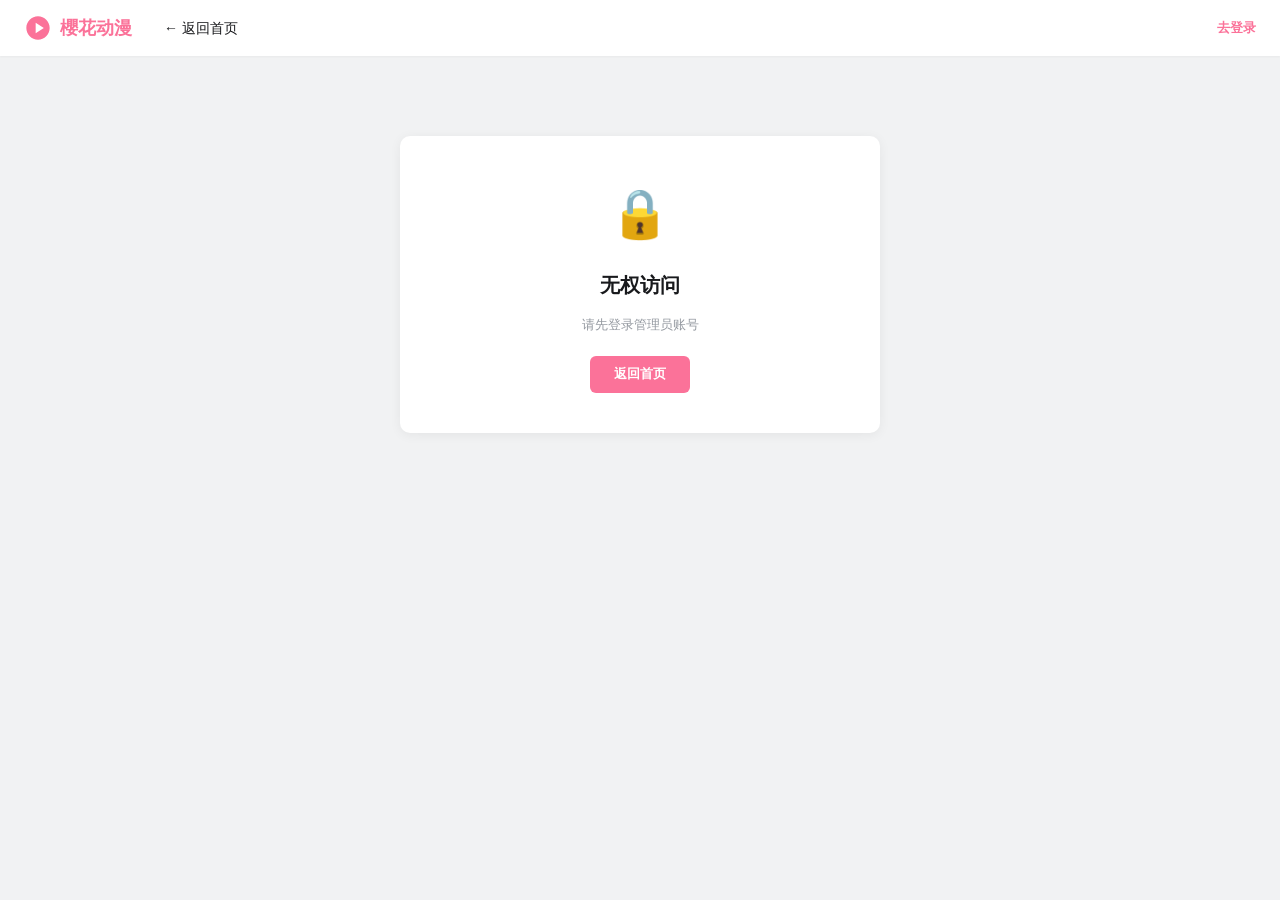
<file: admin.html>
<!DOCTYPE html>
<html lang="zh-CN">
<head>
<meta charset="UTF-8">
<meta name="viewport" content="width=device-width, initial-scale=1">
<title>管理后台 - 櫻花动漫</title>
<style>
* { margin:0; padding:0; box-sizing:border-box; }
html, body {
    font:14px/1.6 -apple-system,BlinkMacSystemFont,"PingFang SC","Microsoft YaHei",sans-serif;
    color:#18191c; background:#f1f2f3;
    -webkit-font-smoothing:antialiased;
    min-height:100vh;
}
a { color:inherit; text-decoration:none; }
button { font-family:inherit; cursor:pointer; border:none; outline:none; background:none; color:inherit; }
input, textarea, select { font-family:inherit; outline:none; border:none; }

.header {
    background:#fff; height:56px; padding:0 24px;
    display:flex; align-items:center; gap:20px;
    box-shadow:0 1px 2px rgba(0,0,0,.04);
    position:sticky; top:0; z-index:100;
}
.logo { display:flex; align-items:center; gap:8px; font-size:18px; font-weight:bold; color:#fb7299; }
.logo svg { width:28px; height:28px; }
.header .spacer { flex:1; }
.header .user-area { display:flex; align-items:center; gap:10px; font-size:13px; color:#61666d; }
.header .avatar {
    width:32px; height:32px; border-radius:50%;
    background:linear-gradient(135deg,#fb7299,#fc8bab);
    color:#fff; display:flex; align-items:center; justify-content:center;
    font-weight:bold; font-size:14px;
}
.header .username { color:#00aeec; font-weight:500; }
.header .back-link { padding:6px 12px; font-size:14px; border-radius:6px; }
.header .back-link:hover { background:#f1f2f3; }

.wrap { max-width:1200px; margin:20px auto; padding:0 24px; }

.toolbar {
    background:#fff; border-radius:8px; padding:16px 20px;
    display:flex; align-items:center; justify-content:space-between;
    margin-bottom:16px;
}
.toolbar h1 { font-size:20px; font-weight:600; }
.toolbar .actions { display:flex; gap:8px; align-items:center; }
.btn {
    padding:8px 18px; border-radius:6px;
    font-size:13px; font-weight:600;
    transition:all .15s;
    display:inline-flex; align-items:center; gap:6px;
}
.btn-primary { background:#fb7299; color:#fff; }
.btn-primary:hover { background:#fc8bab; }
.btn-secondary { background:#f1f2f3; color:#61666d; }
.btn-secondary:hover { background:#e3e5e7; }
.btn-danger { background:#f55; color:#fff; }
.btn-danger:hover { background:#d44; }
.btn-sm { padding:4px 10px; font-size:12px; }
.btn-mini { padding:4px 10px; font-size:12px; border-radius:4px; }

.list-card { background:#fff; border-radius:8px; overflow:hidden; }
.list-item {
    display:flex; align-items:center; gap:14px;
    padding:14px 20px;
    border-bottom:1px solid #f1f2f3;
    transition:background .15s;
}
.list-item:last-child { border-bottom:none; }
.list-item:hover { background:#f9f9fa; }
.list-item .cover {
    width:80px; height:50px;
    border-radius:4px; overflow:hidden;
    background:#f1f2f3; flex-shrink:0;
}
.list-item .cover img { width:100%; height:100%; object-fit:cover; display:block; }
.list-item .info { flex:1; min-width:0; }
.list-item .title {
    font-size:14px; font-weight:600; color:#18191c;
    margin-bottom:4px;
    overflow:hidden; text-overflow:ellipsis; white-space:nowrap;
}
.list-item .meta {
    font-size:12px; color:#9499a0;
    display:flex; gap:12px; flex-wrap:wrap; align-items:center;
}
.list-item .meta .badge {
    display:inline-block; padding:1px 6px;
    background:#e5f4ff; color:#00aeec;
    border-radius:3px; font-size:11px;
}
.list-item .meta .badge.acfun { background:#e5f4ff; color:#00aeec; }
.list-item .meta .badge.bili { background:#ffe6ee; color:#fb7299; }
.list-item .meta .badge.mfuns { background:#e6f7ee; color:#22aa55; }
.list-item .meta .badge.direct { background:#f0e6ff; color:#8800ff; }
.list-item .meta .badge.none { background:#f1f2f3; color:#9499a0; }
.list-item .meta .badge.ongoing { background:#fff0e6; color:#ff8800; }
.list-item .meta .badge.finished { background:#e6f7ee; color:#22aa55; }
.list-item .meta .owner {
    color:#00aeec; font-weight:600;
    background:#e5f4ff;
    padding:1px 8px; border-radius:3px;
}
.list-item .ops { display:flex; gap:6px; flex-shrink:0; }

.empty {
    padding:60px 20px; text-align:center;
    color:#9499a0; font-size:14px;
}
.empty .emoji { font-size:36px; display:block; margin-bottom:10px; }
.empty .sub { font-size:12px; color:#b5b9bf; margin-top:6px; }

.modal-mask {
    position:fixed; inset:0;
    background:rgba(0,0,0,.5);
    display:flex; align-items:center; justify-content:center;
    z-index:9999; padding:20px;
    overflow-y:auto;
}
.modal-box {
    background:#fff; border-radius:10px;
    width:100%; max-width:760px;
    max-height:calc(100vh - 40px);
    display:flex; flex-direction:column;
    box-shadow:0 12px 40px rgba(0,0,0,.2);
}
.modal-header {
    padding:18px 24px;
    border-bottom:1px solid #f1f2f3;
    display:flex; justify-content:space-between; align-items:center;
}
.modal-header h2 { font-size:18px; font-weight:600; }
.modal-close {
    font-size:24px; color:#9499a0; line-height:1;
    background:none; border:none; cursor:pointer;
}
.modal-close:hover { color:#f00; }
.modal-body {
    padding:20px 24px;
    overflow-y:auto; flex:1;
}
.modal-footer {
    padding:14px 24px;
    border-top:1px solid #f1f2f3;
    display:flex; justify-content:flex-end; gap:10px;
}

.form-row { margin-bottom:16px; }
.form-row label {
    display:block; font-size:13px; color:#61666d;
    margin-bottom:6px; font-weight:500;
}
.form-row label .req { color:#f00; }
.form-row input[type="text"],
.form-row input[type="number"],
.form-row textarea,
.form-row select {
    width:100%; padding:8px 12px;
    background:#f9f9fa; border:1px solid #e3e5e7;
    border-radius:6px; font-size:13px;
    color:#18191c;
    transition:all .15s;
}
.form-row input:focus,
.form-row textarea:focus,
.form-row select:focus {
    border-color:#00aeec; background:#fff;
}
.form-row textarea { min-height:80px; resize:vertical; }
.form-row .hint { font-size:12px; color:#9499a0; margin-top:4px; }
.form-row-flex { display:flex; gap:12px; }
.form-row-flex > div { flex:1; }
.form-msg {
    padding:10px 14px; border-radius:6px;
    font-size:13px; margin-bottom:16px; display:none;
}
.form-msg.err { background:#ffe6e6; color:#f00; display:block; }
.form-msg.ok { background:#e6f7e6; color:#22aa55; display:block; }

/* 分季 */
.season-section {
    border: 1px solid #e3e5e7;
    border-radius: 8px;
    padding: 14px 16px;
    margin-bottom: 16px;
    background: #fafbfc;
}
.season-section-title {
    font-size:14px; font-weight:600;
    margin-bottom:10px;
    display:flex; align-items:center; justify-content:space-between;
}
.season-tabs {
    display:flex; gap:6px; flex-wrap:wrap;
    margin-bottom:12px;
}
.season-tab {
    padding: 5px 12px;
    background:#f1f2f3;
    border-radius: 6px;
    font-size:13px;
    cursor: pointer;
    border: 1px solid transparent;
    transition: all .15s;
    display: inline-flex; align-items: center; gap:6px;
}
.season-tab:hover { background:#e3e5e7; }
.season-tab.on {
    background:#fff0f5; color:#fb7299;
    border-color:#fb7299;
    font-weight:600;
}
.season-tab .del-x {
    width:16px; height:16px; border-radius:50%;
    background:rgba(0,0,0,.06);
    color:#9499a0;
    display:inline-flex; align-items:center; justify-content:center;
    font-size:12px; line-height:1;
    cursor:pointer;
}
.season-tab .del-x:hover { background:#f55; color:#fff; }

.season-editor {
    background:#fff;
    border-radius:6px;
    padding:14px 16px;
    border: 1px solid #e3e5e7;
}
.season-editor .form-row { margin-bottom:12px; }
.season-editor .form-row:last-child { margin-bottom: 0; }

.eps-editor-head {
    display:flex; align-items:center; justify-content:space-between;
    margin-bottom: 8px; font-size: 13px; font-weight: 600;
}
.eps-editor-head .count { font-weight:normal; color:#9499a0; font-size:12px; }
.eps-editor-actions {
    display: flex; gap: 8px; flex-wrap: wrap;
    margin-bottom: 10px;
}
.eps-list {
    max-height: 320px; overflow-y:auto;
    border: 1px solid #f1f2f3; border-radius:6px;
    padding: 8px;
    background:#fff;
}
.eps-list::-webkit-scrollbar { width:6px; }
.eps-list::-webkit-scrollbar-thumb { background:#e3e5e7; border-radius:3px; }
.ep-row {
    display:flex; align-items:center; gap:8px;
    padding: 5px 4px;
    border-bottom: 1px solid #f6f7f8;
}
.ep-row:last-child { border-bottom:none; }
.ep-row .ep-label {
    flex-shrink:0;
    min-width: 52px;
    font-size: 12px; color:#61666d;
    font-weight:600;
}
.ep-row input {
    flex:1;
    padding: 5px 10px;
    background:#f9f9fa;
    border: 1px solid #e3e5e7;
    border-radius: 4px;
    font-size: 12px;
}
.ep-row input:focus { border-color:#00aeec; background:#fff; }
.ep-row .del-btn {
    flex-shrink:0;
    width: 22px; height: 22px;
    border-radius: 50%;
    color: #9499a0;
    font-size: 14px; line-height: 1;
    display: inline-flex; align-items: center; justify-content: center;
}
.ep-row .del-btn:hover { background: #f55; color: #fff; }
.eps-empty {
    padding: 24px;
    text-align: center;
    color: #9499a0;
    font-size: 12px;
    line-height: 1.8;
}
.eps-empty .sub {
    font-size: 11px;
    color: #b5b9bf;
    margin-top: 4px;
}

/* 审核面板 */
.review-tabs {
    display:flex; gap:12px; font-size:13px;
    padding-bottom:12px;
    border-bottom:1px solid #f1f2f3;
    margin-bottom:16px;
}
.review-tabs a { color:#9499a0; padding-bottom:2px; cursor:pointer; }
.review-tabs a.on { color:#18191c; font-weight:600; }

.review-item {
    border:1px solid #f1f2f3;
    border-radius:8px;
    padding:14px 16px;
    margin-bottom:12px;
    background:#fff;
}
.review-item .row { display:flex; gap:12px; }
.review-item .cover {
    width:80px; height:107px;
    object-fit:cover;
    border-radius:4px;
    background:#f1f2f3;
    flex-shrink:0;
}
.review-item .info { flex:1; min-width:0; }
.review-item .title { font-size:15px; font-weight:600; margin-bottom:6px; word-break:break-word; }
.review-item .meta-line {
    font-size:12px; color:#9499a0;
    margin-bottom:6px;
    display:flex; gap:12px; flex-wrap:wrap;
}
.review-item .desc {
    font-size:12px; color:#61666d;
    line-height:1.6;
    max-height:60px;
    overflow:hidden;
    margin-bottom:8px;
}
.review-item .season-summary { font-size:12px; color:#61666d; margin-bottom:10px; }
.review-item .ops { display:flex; gap:8px; flex-wrap:wrap; }
.review-item .status-badge { font-size:12px; color:#9499a0; padding:4px 0; }
.review-item .status-badge.ok { color:#22aa55; }
.review-item .status-badge.err { color:#f00; }

.review-detail {
    margin-top:12px;
    padding:12px 14px;
    background:#f9f9fa;
    border-radius:6px;
    font-size:12px;
    line-height:1.8;
    max-height:300px;
    overflow-y:auto;
    display:none;
}
.review-detail.open { display:block; }
.review-detail .season-title { font-weight:600; color:#18191c; margin-top:6px; margin-bottom:4px; }
.review-detail .ep-line { color:#61666d; padding-left:12px; word-break:break-all; }
.review-detail .ep-url { color:#00aeec; font-size:11px; padding-left:24px; word-break:break-all; }

/* 拒绝访问 */
.denied {
    max-width:480px; margin:80px auto;
    background:#fff; border-radius:10px;
    padding:40px 32px; text-align:center;
    box-shadow:0 2px 12px rgba(0,0,0,.06);
}
.denied .emoji { font-size:48px; display:block; margin-bottom:16px; }
.denied h2 { font-size:20px; font-weight:600; margin-bottom:12px; }
.denied p { color:#9499a0; font-size:13px; line-height:1.8; margin-bottom:20px; }
.denied a {
    display:inline-block; padding:8px 24px;
    background:#fb7299; color:#fff; border-radius:6px;
    font-size:13px; font-weight:600;
}
</style>
</head>
<body>

<div class="header">
    <a class="logo" href="./index.html">
        <svg viewBox="0 0 24 24" fill="currentColor"><path d="M12 2C6.48 2 2 6.48 2 12s4.48 10 10 10 10-4.48 10-10S17.52 2 12 2zm-2 14.5v-9l7 4.5-7 4.5z"/></svg>
        櫻花动漫
    </a>
    <a class="back-link" href="./index.html">← 返回首页</a>
    <div class="spacer"></div>
    <div class="user-area" id="userArea"></div>
</div>

<div class="wrap" id="wrap">
    <div class="empty">
        <span class="emoji">⏳</span>
        加载中...
    </div>
</div>

<script>
const API_BASE = 'https://api.imomoe.dpdns.org';
const ADMIN_UID = 1;

const $ = s => document.querySelector(s);

function escapeHtml(str) {
    return String(str || '').replace(/[&<>"']/g, m => ({
        '&':'&amp;','<':'&lt;','>':'&gt;','"':'&quot;',"'":'&#39;'
    }[m]));
}

function getCurrentUser() {
    try {
        const raw = localStorage.getItem('imomoe_user');
        return raw ? JSON.parse(raw) : null;
    } catch { return null; }
}

function isAdmin() {
    const u = getCurrentUser();
    return u && Number(u.uid) === ADMIN_UID;
}

let allAnimes = [];
let seasonsState = [];
let currentSeasonIdx = 0;

// ============================================================
// 用户区
// ============================================================
function renderUserArea() {
    const area = $('#userArea');
    const user = getCurrentUser();
    if (user) {
        area.innerHTML = '<div class="avatar">' + escapeHtml(user.username[0].toUpperCase()) + '</div>' +
                         '<span class="username">' + escapeHtml(user.username) + '</span>' +
                         '<button class="logout-btn" id="logoutBtn" style="padding:4px 10px;background:#eee;color:#666;border:1px solid #ddd;border-radius:3px;cursor:pointer;font-size:12px;">退出</button>';
        $('#logoutBtn').onclick = () => {
            localStorage.removeItem('imomoe_user');
            location.href = './index.html';
        };
    } else {
        area.innerHTML = '<a href="./index.html" style="color:#fb7299;font-weight:600;">去登录</a>';
    }
}

// ============================================================
// 拒绝访问
// ============================================================
function renderDenied(reason) {
    $('#wrap').innerHTML =
        '<div class="denied">' +
            '<span class="emoji">🔒</span>' +
            '<h2>无权访问</h2>' +
            '<p>' + escapeHtml(reason) + '</p>' +
            '<a href="./index.html">返回首页</a>' +
        '</div>';
}

// ============================================================
// 启动
// ============================================================
function boot() {
    renderUserArea();

    const user = getCurrentUser();
    if (!user) {
        renderDenied('请先登录管理员账号');
        return;
    }

    if (!isAdmin()) {
        renderDenied('此页面仅管理员可访问。你的 UID 是 ' + user.uid + '，管理员 UID 是 ' + ADMIN_UID + '。');
        return;
    }

    loadAllAnimes();
}

// ============================================================
// 加载全部番剧（管理员视角）
// ============================================================
async function loadAllAnimes() {
    $('#wrap').innerHTML = '<div class="empty"><span class="emoji">⏳</span>加载中...</div>';

    try {
        const res = await fetch(`${API_BASE}/api/animes?scope=all`);
        const data = await res.json();
        if (!data.ok) {
            $('#wrap').innerHTML = '<div class="empty"><span class="emoji">😢</span>加载失败：' + escapeHtml(data.error || '未知错误') + '</div>';
            return;
        }
        allAnimes = data.list || [];
        renderList();
    } catch (e) {
        $('#wrap').innerHTML = '<div class="empty"><span class="emoji">😢</span>网络错误：' + escapeHtml(e.message) + '</div>';
    }
}

function getSourceBadge(anime) {
    const seasons = anime.seasons || [];
    const badges = [];
    const seen = new Set();
    seasons.forEach(s => {
        if (seen.has(s.source)) return;
        seen.add(s.source);
        if (s.source === 'acfun') badges.push('<span class="badge acfun">A站</span>');
        if (s.source === 'bili') badges.push('<span class="badge bili">B站</span>');
        if (s.source === 'mfuns') badges.push('<span class="badge mfuns">MFuns</span>');
        if (s.source === 'direct') badges.push('<span class="badge direct">直链</span>');
    });
    if (badges.length === 0) badges.push('<span class="badge none">无源</span>');
    return badges.join(' ');
}

function getAirBadge(anime) {
    if (anime.airStatus === 'ongoing') return '<span class="badge ongoing">连载</span>';
    return '<span class="badge finished">完结</span>';
}

function renderList() {
    const user = getCurrentUser();
    if (!user || !isAdmin()) { boot(); return; }

    let html = '';
    html += '<div class="toolbar">';
    html += '  <h1>全部番剧 <span style="font-size:14px;color:#9499a0;font-weight:normal;">（共 ' + allAnimes.length + ' 部）</span></h1>';
    html += '  <div class="actions">';
    html += '    <button class="btn btn-secondary" id="reviewBtn">审核投稿 <span id="pendingCount" style="display:none;background:#f00;color:#fff;border-radius:10px;padding:0 6px;font-size:11px;margin-left:4px;line-height:16px;"></span></button>';
    html += '    <button class="btn btn-primary" id="newBtn">+ 添加番剧</button>';
    html += '  </div>';
    html += '</div>';

    if (allAnimes.length === 0) {
        html += '<div class="list-card"><div class="empty">';
        html += '<span class="emoji">📺</span>还没有任何番剧';
        html += '</div></div>';
    } else {
        html += '<div class="list-card">';
        allAnimes.forEach(a => {
            const ownerLabel = a.ownerName ? escapeHtml(a.ownerName) : ('UID ' + a.ownerUid);
            html += '<div class="list-item">';
            html += '  <div class="cover"><img src="' + escapeHtml(a.coverH || a.coverV) + '" onerror="this.src=\'data:image/svg+xml;utf8,' +
                encodeURIComponent('<svg xmlns="http://www.w3.org/2000/svg" width="80" height="50"><rect width="80" height="50" fill="#e2e2e2"/></svg>') + '\'"></div>';
            html += '  <div class="info">';
            html += '    <div class="title">' + escapeHtml(a.title) + '</div>';
            html += '    <div class="meta">';
            html += '      <span>' + escapeHtml(a.iv || ('iv' + a.id)) + '</span>';
            html += '      <span>' + getSourceBadge(a) + '</span>';
            html += '      <span>' + getAirBadge(a) + '</span>';
            html += '      <span>' + (a.year || '') + '年' + (a.month || '') + '</span>';
            html += '      <span class="owner">👤 ' + ownerLabel + '</span>';
            html += '      <span>' + ((a.seasons?.length || 0)) + ' 个季/源</span>';
            html += '    </div>';
            html += '  </div>';
            html += '  <div class="ops">';
            html += '    <button class="btn btn-secondary btn-sm" data-action="view" data-id="' + a.id + '">查看</button>';
            html += '    <button class="btn btn-primary btn-sm" data-action="edit" data-id="' + a.id + '">编辑</button>';
            html += '    <button class="btn btn-danger btn-sm" data-action="delete" data-id="' + a.id + '">删除</button>';
            html += '  </div>';
            html += '</div>';
        });
        html += '</div>';
    }

    $('#wrap').innerHTML = html;

    $('#newBtn').onclick = () => openForm(null);
    $('#reviewBtn').onclick = openReviewPanel;
    loadPendingCount();

    document.querySelectorAll('[data-action]').forEach(btn => {
        const action = btn.getAttribute('data-action');
        const id = parseInt(btn.getAttribute('data-id'));
        if (action === 'view') {
            btn.onclick = () => window.open('./acfun-player.html?iv=iv' + id, '_blank');
        } else if (action === 'edit') {
            btn.onclick = () => openForm(id);
        } else if (action === 'delete') {
            btn.onclick = () => deleteAnime(id);
        }
    });
}

// ============================================================
// 表单
// ============================================================
function openForm(editId) {
    const isEdit = editId !== null && editId !== undefined;
    let anime = { links: {}, seasons: [] };
    if (isEdit) {
        const found = allAnimes.find(x => x.id === editId);
        if (found) anime = found;
    }

    seasonsState = [];
    if (Array.isArray(anime.seasons) && anime.seasons.length > 0) {
        seasonsState = JSON.parse(JSON.stringify(anime.seasons));
        seasonsState.forEach(s => {
            if (!Array.isArray(s.eps)) s.eps = [];
            s.eps.forEach(e => { if (typeof e.url !== 'string') e.url = ''; });
        });
    } else {
        const l = anime.links || {};
        if (l.a) seasonsState.push({ name: '第一季', source: 'acfun', url: l.a, eps: [] });
        if (l.mfuns) seasonsState.push({ name: 'MFuns', source: 'mfuns', url: l.mfuns, eps: [] });
        if (l.b) seasonsState.push({ name: 'B站', source: 'bili', url: l.b, eps: [] });
    }
    if (seasonsState.length === 0) {
        seasonsState.push({ name: '第一季', source: 'acfun', url: '', eps: [] });
    }
    currentSeasonIdx = 0;

    const modal = document.createElement('div');
    modal.className = 'modal-mask';
    modal.id = 'formModal';
    modal.innerHTML =
        '<div class="modal-box">' +
            '<div class="modal-header">' +
                '<h2>' + (isEdit ? '编辑番剧' : '添加番剧') + '</h2>' +
                '<button class="modal-close" id="formClose">×</button>' +
            '</div>' +
            '<div class="modal-body">' +
                '<div class="form-msg" id="formMsg"></div>' +

                '<div class="form-row">' +
                    '<label>标题 <span class="req">*</span></label>' +
                    '<input type="text" id="f-title" placeholder="例如：玲音" value="' + escapeHtml(anime.title || '') + '">' +
                '</div>' +

                '<div class="form-row">' +
                    '<label>别名（英文逗号分隔）</label>' +
                    '<input type="text" id="f-alias" placeholder="例如：lain, 铃音" value="' + escapeHtml((anime.alias || []).join(', ')) + '">' +
                '</div>' +

                '<div class="form-row form-row-flex">' +
                    '<div>' +
                        '<label>竖版封面链接 <span class="req">*</span></label>' +
                        '<input type="text" id="f-coverV" placeholder="https://...jpg" value="' + escapeHtml(anime.coverV || '') + '">' +
                    '</div>' +
                    '<div>' +
                        '<label>横版封面链接</label>' +
                        '<input type="text" id="f-coverH" placeholder="https://...jpg" value="' + escapeHtml(anime.coverH || '') + '">' +
                    '</div>' +
                '</div>' +

                '<div class="form-row">' +
                    '<label>显示位置</label>' +
                    '<select id="f-scope">' +
                        '<option value="bangumi"' + (anime.scope === 'bangumi' ? ' selected' : '') + '>只在番剧页</option>' +
                        '<option value="home"' + (anime.scope === 'home' ? ' selected' : '') + '>只在首页</option>' +
                        '<option value="both"' + (anime.scope === 'both' ? ' selected' : '') + '>首页 + 番剧页</option>' +
                    '</select>' +
                '</div>' +

                '<div class="form-row">' +
                    '<label>放送状态</label>' +
                    '<select id="f-airStatus">' +
                        '<option value="ongoing"' + (anime.airStatus === 'ongoing' ? ' selected' : '') + '>连载动画</option>' +
                        '<option value="finished"' + (!anime.airStatus || anime.airStatus === 'finished' ? ' selected' : '') + '>完结动画</option>' +
                    '</select>' +
                '</div>' +

                '<div class="form-row">' +
                    '<label>首页显示标题（可空，默认用标题）</label>' +
                    '<input type="text" id="f-homeTitle" value="' + escapeHtml(anime.homeTitle || '') + '">' +
                '</div>' +

                '<div class="form-row">' +
                    '<label>番剧页显示标题（可空）</label>' +
                    '<input type="text" id="f-bangumiTitle" value="' + escapeHtml(anime.bangumiTitle || '') + '">' +
                '</div>' +

                '<div class="form-row">' +
                    '<label>标签（英文逗号分隔）</label>' +
                    '<input type="text" id="f-tags" placeholder="例如：4K, 悬疑, 科幻" value="' + escapeHtml((anime.tags || []).join(', ')) + '">' +
                '</div>' +

                '<div class="form-row form-row-flex">' +
                    '<div><label>年份</label><input type="text" id="f-year" value="' + escapeHtml(anime.year || '') + '" placeholder="1998"></div>' +
                    '<div><label>月份</label><input type="text" id="f-month" value="' + escapeHtml(anime.month || '') + '" placeholder="7月"></div>' +
                    '<div><label>总集数</label><input type="number" id="f-totalEp" value="' + (anime.totalEp || '') + '" placeholder="13"></div>' +
                    '<div><label>时长</label><input type="text" id="f-duration" value="' + escapeHtml(anime.duration || '') + '" placeholder="23:59"></div>' +
                '</div>' +

                '<div class="form-row">' +
                    '<label>评分</label>' +
                    '<input type="text" id="f-score" value="' + (anime.score || '') + '" placeholder="9.7">' +
                '</div>' +

                '<div class="form-row">' +
                    '<label>简介</label>' +
                    '<textarea id="f-description" placeholder="番剧简介...">' + escapeHtml(anime.description || '') + '</textarea>' +
                '</div>' +

                '<div class="season-section">' +
                    '<div class="season-section-title">' +
                        '<span>分季 / 视频源</span>' +
                        '<button type="button" class="btn btn-primary btn-sm" id="addSeasonBtn">+ 添加季</button>' +
                    '</div>' +
                    '<div class="season-tabs" id="seasonTabs"></div>' +
                    '<div class="season-editor" id="seasonEditor"></div>' +
                '</div>' +

            '</div>' +
            '<div class="modal-footer">' +
                '<button class="btn btn-secondary" id="formCancel">取消</button>' +
                '<button class="btn btn-primary" id="formSubmit">' + (isEdit ? '保存' : '创建') + '</button>' +
            '</div>' +
        '</div>';

    document.body.appendChild(modal);

    renderSeasonTabs();
    renderSeasonEditor();

    $('#addSeasonBtn').onclick = () => {
        seasonsState.push({ name: '第' + (seasonsState.length + 1) + '季', source: 'acfun', url: '', eps: [] });
        currentSeasonIdx = seasonsState.length - 1;
        renderSeasonTabs();
        renderSeasonEditor();
    };

    $('#formClose').onclick = closeForm;
    $('#formCancel').onclick = closeForm;
    modal.addEventListener('click', e => { if (e.target === modal) closeForm(); });

    $('#formSubmit').onclick = () => submitForm(isEdit ? editId : null);

    function closeForm() {
        const m = document.getElementById('formModal');
        if (m) m.remove();
    }
}

function renderSeasonTabs() {
    const box = $('#seasonTabs');
    if (!box) return;
    box.innerHTML = seasonsState.map((s, i) =>
        '<div class="season-tab' + (i === currentSeasonIdx ? ' on' : '') + '" data-idx="' + i + '">' +
            escapeHtml(s.name || ('第' + (i+1) + '季')) +
            (seasonsState.length > 1 ? '<span class="del-x" data-del="' + i + '" title="删除此季">×</span>' : '') +
        '</div>'
    ).join('');

    box.querySelectorAll('.season-tab').forEach(el => {
        el.onclick = (e) => {
            if (e.target.classList.contains('del-x')) {
                const di = parseInt(e.target.getAttribute('data-del'));
                if (!confirm('删除「' + (seasonsState[di].name || '此季') + '」？')) return;
                seasonsState.splice(di, 1);
                if (currentSeasonIdx >= seasonsState.length) currentSeasonIdx = seasonsState.length - 1;
                renderSeasonTabs();
                renderSeasonEditor();
                return;
            }
            currentSeasonIdx = parseInt(el.getAttribute('data-idx'));
            renderSeasonTabs();
            renderSeasonEditor();
        };
    });
}

function renderSeasonEditor() {
    const box = $('#seasonEditor');
    if (!box) return;
    const s = seasonsState[currentSeasonIdx];
    if (!s) { box.innerHTML = ''; return; }

    const isDirect = s.source === 'direct';

    let html = '';
    html += '<div class="form-row">';
    html += '  <label>季名 / 分组名</label>';
    html += '  <input type="text" id="s-name" placeholder="例如：第一季 / 剧场版 / OVA" value="' + escapeHtml(s.name || '') + '">';
    html += '  <div class="hint">预设：第一季 / 第二季 / 第三季 / 剧场版 / OVA / SP / WEB / 特别篇</div>';
    html += '</div>';

    html += '<div class="form-row">';
    html += '  <label>来源</label>';
    html += '  <select id="s-source">';
    ['acfun', 'mfuns', 'bili', 'direct'].forEach(src => {
        const names = { acfun: 'AcFun（合集或单视频）', mfuns: 'MFuns', bili: 'B站（外链）', direct: '直链（mp4/m3u8，可多集）' };
        html += '<option value="' + src + '"' + (s.source === src ? ' selected' : '') + '>' + names[src] + '</option>';
    });
    html += '  </select>';
    html += '</div>';

    if (!isDirect) {
        html += '<div class="form-row">';
        html += '  <label>链接</label>';
        html += '  <input type="text" id="s-url" placeholder="https://www.acfun.cn/a/aaXXXXXXX" value="' + escapeHtml(s.url || '') + '">';
        html += '  <div class="hint" id="urlHint"></div>';
        html += '</div>';
    }

    html += '<div class="eps-editor-head">';
    html += '  <span>集数</span>';
    html += '  <span class="count">（' + (s.eps?.length || 0) + ' 集）</span>';
    html += '</div>';

    html += '<div class="eps-editor-actions">';
    if (isDirect) {
        html += '  <button type="button" class="btn btn-primary btn-mini" id="addEpBtn">+ 添加一集</button>';
        html += '  <button type="button" class="btn btn-secondary btn-mini" id="batchAddEpBtn">批量添加</button>';
        html += '  <button type="button" class="btn btn-secondary btn-mini" id="clearEpsBtn">清空所有集</button>';
    } else {
        html += '  <button type="button" class="btn btn-secondary btn-mini" id="loadEpsBtn">从 AcFun 自动拉取集数</button>';
        html += '  <button type="button" class="btn btn-secondary btn-mini" id="addEpBtn">+ 手动加一集</button>';
        html += '  <button type="button" class="btn btn-secondary btn-mini" id="clearEpsBtn">清空所有自定义标题</button>';
    }
    html += '</div>';

    html += '<div class="eps-list" id="epsList"></div>';

    box.innerHTML = html;

    $('#s-name').oninput = () => {
        s.name = $('#s-name').value;
        renderSeasonTabs();
    };
    $('#s-source').onchange = () => {
        const oldSource = s.source;
        s.source = $('#s-source').value;
        if (s.source === 'direct' && oldSource !== 'direct') {
            s.url = '';
            s.eps = (s.eps || []).map(e => ({ p: e.p, title: e.title || '', url: '' }));
        }
        if (s.source !== 'direct' && oldSource === 'direct') {
            s.eps = (s.eps || []).map(e => ({ p: e.p, title: e.title || '' }));
        }
        renderSeasonEditor();
    };

    if (!isDirect) {
        const urlInput = $('#s-url');
        if (urlInput) urlInput.oninput = () => { s.url = urlInput.value; };
        updateUrlHint();
    }

    if (isDirect) {
        $('#addEpBtn').onclick = () => {
            if (!s.eps) s.eps = [];
            s.eps.push({ p: s.eps.length + 1, title: '', url: '' });
            renderEpsList(s);
        };
        $('#batchAddEpBtn').onclick = () => {
            const n = parseInt(prompt('要一次添加几集？（例如 12）', '12'));
            if (!n || n < 1 || n > 200) return;
            if (!s.eps) s.eps = [];
            const startP = s.eps.length + 1;
            for (let i = 0; i < n; i++) s.eps.push({ p: startP + i, title: '', url: '' });
            renderEpsList(s);
        };
        $('#clearEpsBtn').onclick = () => {
            if (!confirm('清空所有集？')) return;
            s.eps = [];
            renderEpsList(s);
        };
    } else {
        $('#loadEpsBtn').onclick = () => loadAcfunEps(s);
        $('#addEpBtn').onclick = () => {
            if (!s.eps) s.eps = [];
            s.eps.push({ p: s.eps.length + 1, title: '' });
            renderEpsList(s);
        };
        $('#clearEpsBtn').onclick = () => {
            if (!confirm('清空所有自定义标题？所有集会恢复默认"第N话"')) return;
            s.eps = [];
            renderEpsList(s);
        };
    }

    renderEpsList(s);
}

function updateUrlHint() {
    const s = seasonsState[currentSeasonIdx];
    const hint = $('#urlHint');
    if (!hint || !s) return;
    const hints = {
        acfun: 'AcFun 支持合集（/a/aa开头）和单视频（/v/ac开头）',
        mfuns: 'MFuns 视频链接，例如 https://www.mfuns.net/video/12345',
        bili: 'B站链接，会以外链新窗口打开',
    };
    hint.textContent = hints[s.source] || '';
}

function renderEpsList(s) {
    const box = $('#epsList');
    if (!box) return;
    const isDirect = s.source === 'direct';

    if (!s.eps || s.eps.length === 0) {
        if (isDirect) {
            box.innerHTML = '<div class="eps-empty">还没有添加任何集<br><span class="sub">点上方"+ 添加一集"或"批量添加"开始</span></div>';
        } else {
            box.innerHTML = '<div class="eps-empty">还没有自定义集数<br><span class="sub">点"+ 手动加一集"补充标题，或点"自动拉取集数"从 AcFun 拉</span></div>';
        }
        return;
    }

    const cntEl = document.querySelector('.eps-editor-head .count');
    if (cntEl) cntEl.textContent = '（' + s.eps.length + ' 集）';

    box.innerHTML = s.eps.map((ep, i) => {
        if (isDirect) {
            return '<div class="ep-row">' +
                '<span class="ep-label">第' + (ep.p || (i + 1)) + '话</span>' +
                '<input type="text" data-idx="' + i + '" data-field="url" value="' + escapeHtml(ep.url || '') + '" placeholder="直链 URL（mp4/m3u8）" style="flex:2;">' +
                '<input type="text" data-idx="' + i + '" data-field="title" value="' + escapeHtml(ep.title || '') + '" placeholder="标题（可空）" style="flex:1;">' +
                '<button type="button" class="del-btn" data-del-idx="' + i + '">×</button>' +
            '</div>';
        } else {
            return '<div class="ep-row">' +
                '<span class="ep-label">第' + (ep.p || (i + 1)) + '话</span>' +
                '<input type="text" data-idx="' + i + '" data-field="title" value="' + escapeHtml(ep.title || '') + '" placeholder="留空则显示 第' + (ep.p || (i + 1)) + '话">' +
                '<button type="button" class="del-btn" data-del-idx="' + i + '">×</button>' +
            '</div>';
        }
    }).join('');

    box.querySelectorAll('input[data-idx]').forEach(inp => {
        inp.oninput = () => {
            const idx = parseInt(inp.getAttribute('data-idx'));
            const field = inp.getAttribute('data-field');
            if (s.eps[idx]) s.eps[idx][field] = inp.value.trim();
        };
    });
    box.querySelectorAll('.del-btn').forEach(btn => {
        btn.onclick = () => {
            const idx = parseInt(btn.getAttribute('data-del-idx'));
            if (!confirm('删除第' + (s.eps[idx].p || (idx+1)) + '话？')) return;
            s.eps.splice(idx, 1);
            s.eps.forEach((e, i) => { e.p = i + 1; });
            renderEpsList(s);
        };
    });
}

async function loadAcfunEps(s) {
    if (s.source !== 'acfun') {
        alert('只有 AcFun 源支持自动拉取集数');
        return;
    }
    if (!s.url) { alert('请先填写链接'); return; }

    const btn = $('#loadEpsBtn');
    btn.disabled = true;
    btn.textContent = '拉取中...';

    try {
        const collectionMatch = s.url.match(/acfun\.cn\/a\/aa(\d+)/);
        if (collectionMatch) {
            const res = await fetch(`${API_BASE}/api/acfun-collection/${collectionMatch[1]}`);
            const data = await res.json();
            if (!data.ok || !data.list || data.list.length === 0) {
                alert('拉取失败：' + (data.error || '无返回集数'));
                return;
            }
            const oldEps = s.eps || [];
            s.eps = data.list.map(item => {
                const prev = oldEps.find(e => e.p === item.p);
                return { p: item.p, title: prev ? prev.title : '' };
            });
            renderEpsList(s);
            renderSeasonTabs();
            alert('已拉取 ' + s.eps.length + ' 集');
            return;
        }
        const singleMatch = s.url.match(/acfun\.cn\/v\/ac(\d+)/);
        if (singleMatch) {
            s.eps = [{ p: 1, title: '' }];
            renderEpsList(s);
            alert('单视频，只有 1 集');
            return;
        }
        alert('无法识别链接类型');
    } catch (e) {
        alert('拉取失败：' + e.message);
    } finally {
        btn.disabled = false;
        btn.textContent = '从 AcFun 自动拉取集数';
    }
}

async function submitForm(editId) {
    const user = getCurrentUser();
    if (!user || !isAdmin()) { alert('无权操作'); return; }

    const title = $('#f-title').value.trim();
    const coverV = $('#f-coverV').value.trim();
    const msg = $('#formMsg');

    if (!title) { msg.textContent = '标题必填'; msg.className = 'form-msg err'; return; }
    if (!coverV) { msg.textContent = '竖版封面必填'; msg.className = 'form-msg err'; return; }

    const validSeasons = seasonsState.filter(s => {
        if (s.source === 'direct') return (s.eps || []).some(e => e.url && e.url.trim());
        return s.url && s.url.trim();
    });
    if (validSeasons.length === 0) {
        msg.textContent = '至少要填一个有内容的季/源';
        msg.className = 'form-msg err';
        return;
    }

    const payload = {
        title: title,
        alias: $('#f-alias').value.trim() ? $('#f-alias').value.split(',').map(s => s.trim()).filter(Boolean) : [],
        coverV: coverV,
        coverH: $('#f-coverH').value.trim(),
        scope: $('#f-scope').value,
        airStatus: $('#f-airStatus').value,
        homeTitle: $('#f-homeTitle').value.trim() || null,
        bangumiTitle: $('#f-bangumiTitle').value.trim() || null,
        tags: $('#f-tags').value.trim() ? $('#f-tags').value.split(',').map(s => s.trim()).filter(Boolean) : [],
        year: $('#f-year').value.trim(),
        month: $('#f-month').value.trim(),
        totalEp: parseInt($('#f-totalEp').value) || 0,
        duration: $('#f-duration').value.trim() || '24:00',
        score: parseFloat($('#f-score').value) || 0,
        description: $('#f-description').value.trim(),
        seasons: validSeasons.map(s => {
            const cleanEps = (s.eps || []).filter(e => e.p).map(e => {
                const out = { p: parseInt(e.p), title: (e.title || '').trim() };
                if (s.source === 'direct') out.url = (e.url || '').trim();
                return out;
            });
            return {
                name: s.name || '第一季',
                source: s.source || 'acfun',
                url: s.source === 'direct' ? '' : (s.url || '').trim(),
                eps: cleanEps
            };
        })
    };

    const submitBtn = $('#formSubmit');
    submitBtn.disabled = true;
    submitBtn.textContent = '提交中...';

    try {
        const url = editId ? `${API_BASE}/api/anime/${editId}` : `${API_BASE}/api/anime`;
        const method = editId ? 'PUT' : 'POST';

        const res = await fetch(url, {
            method: method,
            headers: {
                'Content-Type': 'application/json',
                'Authorization': 'Bearer ' + user.token
            },
            body: JSON.stringify(payload)
        });
        const data = await res.json();

        if (data.ok) {
            msg.textContent = editId ? '保存成功！' : '创建成功！iv' + data.id;
            msg.className = 'form-msg ok';
            setTimeout(() => {
                const m = document.getElementById('formModal');
                if (m) m.remove();
                loadAllAnimes();
            }, 800);
        } else {
            msg.textContent = data.error || '操作失败';
            msg.className = 'form-msg err';
            submitBtn.disabled = false;
            submitBtn.textContent = editId ? '保存' : '创建';
        }
    } catch (e) {
        msg.textContent = '网络错误：' + e.message;
        msg.className = 'form-msg err';
        submitBtn.disabled = false;
        submitBtn.textContent = editId ? '保存' : '创建';
    }
}

async function deleteAnime(id) {
    const user = getCurrentUser();
    if (!user || !isAdmin()) { alert('无权操作'); return; }
    const anime = allAnimes.find(x => x.id === id);
    if (!anime) return;
    if (!confirm('确定删除「' + anime.title + '」？\n\n（管理员可删除任何用户的番剧）')) return;

    try {
        const res = await fetch(`${API_BASE}/api/anime/${id}`, {
            method: 'DELETE',
            headers: { 'Authorization': 'Bearer ' + user.token }
        });
        const data = await res.json();
        if (data.ok) loadAllAnimes();
        else alert(data.error || '删除失败');
    } catch (e) {
        alert('网络错误：' + e.message);
    }
}

// ============================================================
// 待审数
// ============================================================
async function loadPendingCount() {
    const user = getCurrentUser();
    if (!user || !isAdmin()) return;
    try {
        const res = await fetch(`${API_BASE}/api/upload/list?status=pending`, {
            headers: { 'Authorization': 'Bearer ' + user.token }
        });
        const data = await res.json();
        if (!data.ok) return;
        const n = (data.list || []).length;
        const el = document.getElementById('pendingCount');
        if (el) {
            if (n > 0) { el.textContent = n; el.style.display = 'inline-block'; }
            else el.style.display = 'none';
        }
    } catch (e) {}
}

// ============================================================
// 审核面板
// ============================================================
async function openReviewPanel() {
    const user = getCurrentUser();
    if (!user || !isAdmin()) { alert('仅管理员可用'); return; }
    if (document.getElementById('reviewModal')) return;

    const modal = document.createElement('div');
    modal.className = 'modal-mask';
    modal.id = 'reviewModal';
    modal.innerHTML =
        '<div class="modal-box" style="max-width:900px;">' +
            '<div class="modal-header">' +
                '<h2>投稿审核</h2>' +
                '<button class="modal-close" id="reviewClose">×</button>' +
            '</div>' +
            '<div class="modal-body" id="reviewBody">' +
                '<div class="empty"><span class="emoji">⏳</span>加载中...</div>' +
            '</div>' +
        '</div>';
    document.body.appendChild(modal);

    document.getElementById('reviewClose').onclick = () => modal.remove();
    modal.addEventListener('click', e => { if (e.target === modal) modal.remove(); });

    await loadReviewList('pending');
}

async function loadReviewList(status) {
    const user = getCurrentUser();
    const body = document.getElementById('reviewBody');
    if (!body) return;
    body.innerHTML = '<div class="empty"><span class="emoji">⏳</span>加载中...</div>';

    try {
        const res = await fetch(`${API_BASE}/api/upload/list?status=${status}`, {
            headers: { 'Authorization': 'Bearer ' + user.token }
        });
        const data = await res.json();
        if (!data.ok) {
            body.innerHTML = '<div class="empty">加载失败：' + escapeHtml(data.error || '未知错误') + '</div>';
            return;
        }

        const list = data.list || [];
        const statusNames = { pending: '待审核', approved: '已通过', rejected: '已拒绝' };

        let html = '<div class="review-tabs">' +
            ['pending', 'approved', 'rejected'].map(s =>
                '<a href="javascript:;" data-st="' + s + '" class="' + (s === status ? 'on' : '') + '">' +
                statusNames[s] + '</a>'
            ).join('') + '</div>';

        if (list.length === 0) {
            html += '<div class="empty"><span class="emoji">📭</span>暂无投稿</div>';
        } else {
            list.forEach(item => {
                const totalEps = (item.seasons || []).reduce((a, s) => a + (s.eps || []).length, 0);
                const seasonSummary = (item.seasons || []).map(s =>
                    escapeHtml(s.name || '第一季') + '（' + (s.eps || []).length + '集）'
                ).join(' / ');

                let opsHtml = '';
                if (item.status === 'pending') {
                    opsHtml =
                        '<div class="ops">' +
                            '<button class="btn btn-primary btn-sm" data-approve="' + item.id + '">✓ 通过</button>' +
                            '<button class="btn btn-danger btn-sm" data-reject="' + item.id + '">✕ 拒绝</button>' +
                            '<button class="btn btn-secondary btn-sm" data-detail="' + item.id + '">查看详情</button>' +
                        '</div>';
                } else if (item.status === 'approved') {
                    opsHtml = '<div class="status-badge ok">✅ 已通过 → iv' + (item.animeId || '?') + '</div>' +
                              '<div style="margin-top:6px;"><button class="btn btn-secondary btn-sm" data-detail="' + item.id + '">查看详情</button></div>';
                } else {
                    opsHtml = '<div class="status-badge err">❌ 已拒绝：' + escapeHtml(item.rejectReason || '无原因') + '</div>' +
                              '<div style="margin-top:6px;"><button class="btn btn-secondary btn-sm" data-detail="' + item.id + '">查看详情</button></div>';
                }

                html += '<div class="review-item" data-item-id="' + item.id + '">' +
                    '<div class="row">' +
                        '<img class="cover" src="' + escapeHtml(item.coverV || '') + '" onerror="this.style.display=\'none\'">' +
                        '<div class="info">' +
                            '<div class="title">' + escapeHtml(item.title) + '</div>' +
                            '<div class="meta-line">' +
                                '<span>投稿人：' + escapeHtml(item.username) + '</span>' +
                                '<span>UID ' + item.userId + '</span>' +
                                '<span>' + (item.createdAt || '') + '</span>' +
                            '</div>' +
                            '<div class="meta-line">' +
                                '<span>' + (item.year || '') + '年' + (item.month || '') + '</span>' +
                                '<span>共 ' + totalEps + ' 集</span>' +
                                (item.score ? '<span>评分 ' + item.score + '</span>' : '') +
                            '</div>' +
                            '<div class="season-summary">' + seasonSummary + '</div>' +
                            '<div class="desc">' + escapeHtml(item.description || '（无简介）') + '</div>' +
                            opsHtml +
                        '</div>' +
                    '</div>' +
                    '<div class="review-detail" id="detail-' + item.id + '"></div>' +
                '</div>';
            });
        }

        body.innerHTML = html;

        body.querySelectorAll('.review-tabs a').forEach(a => {
            a.onclick = () => loadReviewList(a.dataset.st);
        });

        body.querySelectorAll('[data-approve]').forEach(btn => {
            btn.onclick = async () => {
                const id = btn.getAttribute('data-approve');
                if (!confirm('通过这条投稿？将立即上线')) return;
                btn.disabled = true;
                try {
                    const r = await fetch(`${API_BASE}/api/upload/${id}/approve`, {
                        method: 'POST',
                        headers: { 'Authorization': 'Bearer ' + user.token }
                    });
                    const d = await r.json();
                    if (d.ok) {
                        alert('已通过，iv' + d.animeId);
                        loadReviewList(status);
                        loadPendingCount();
                        loadAllAnimes();
                    } else alert(d.error || '操作失败');
                } catch (e) { alert('网络错误：' + e.message); }
            };
        });

        body.querySelectorAll('[data-reject]').forEach(btn => {
            btn.onclick = async () => {
                const id = btn.getAttribute('data-reject');
                const reason = prompt('拒绝原因（将显示给投稿人）', '内容不符合要求');
                if (reason === null) return;
                btn.disabled = true;
                try {
                    const r = await fetch(`${API_BASE}/api/upload/${id}/reject`, {
                        method: 'POST',
                        headers: { 'Content-Type': 'application/json', 'Authorization': 'Bearer ' + user.token },
                        body: JSON.stringify({ reason })
                    });
                    const d = await r.json();
                    if (d.ok) { loadReviewList(status); loadPendingCount(); }
                    else alert(d.error || '操作失败');
                } catch (e) { alert('网络错误：' + e.message); }
            };
        });

        body.querySelectorAll('[data-detail]').forEach(btn => {
            btn.onclick = async () => {
                const id = btn.getAttribute('data-detail');
                const detailEl = document.getElementById('detail-' + id);
                if (!detailEl) return;

                if (detailEl.classList.contains('open')) {
                    detailEl.classList.remove('open');
                    return;
                }

                detailEl.innerHTML = '加载中...';
                detailEl.classList.add('open');

                try {
                    const r = await fetch(`${API_BASE}/api/upload/${id}`, {
                        headers: { 'Authorization': 'Bearer ' + user.token }
                    });
                    const d = await r.json();
                    if (!d.ok) { detailEl.innerHTML = '加载失败：' + escapeHtml(d.error); return; }

                    const u = d.upload;
                    let h = '';
                    (u.seasons || []).forEach(s => {
                        h += '<div class="season-title">【' + escapeHtml(s.name || '第一季') + '】（' + (s.eps || []).length + '集）</div>';
                        (s.eps || []).forEach(ep => {
                            h += '<div class="ep-line">第' + ep.p + '话 ' + escapeHtml(ep.title || '') + '</div>';
                            h += '<div class="ep-url">' + escapeHtml(ep.url || '') + '</div>';
                        });
                    });
                    detailEl.innerHTML = h || '<div>无季信息</div>';
                } catch (e) {
                    detailEl.innerHTML = '网络错误：' + escapeHtml(e.message);
                }
            };
        });

    } catch (e) {
        body.innerHTML = '<div class="empty">加载失败：' + escapeHtml(e.message) + '</div>';
    }
}

// ============================================================
// 启动
// ============================================================
boot();
</script>

</body>
</html>
</file>
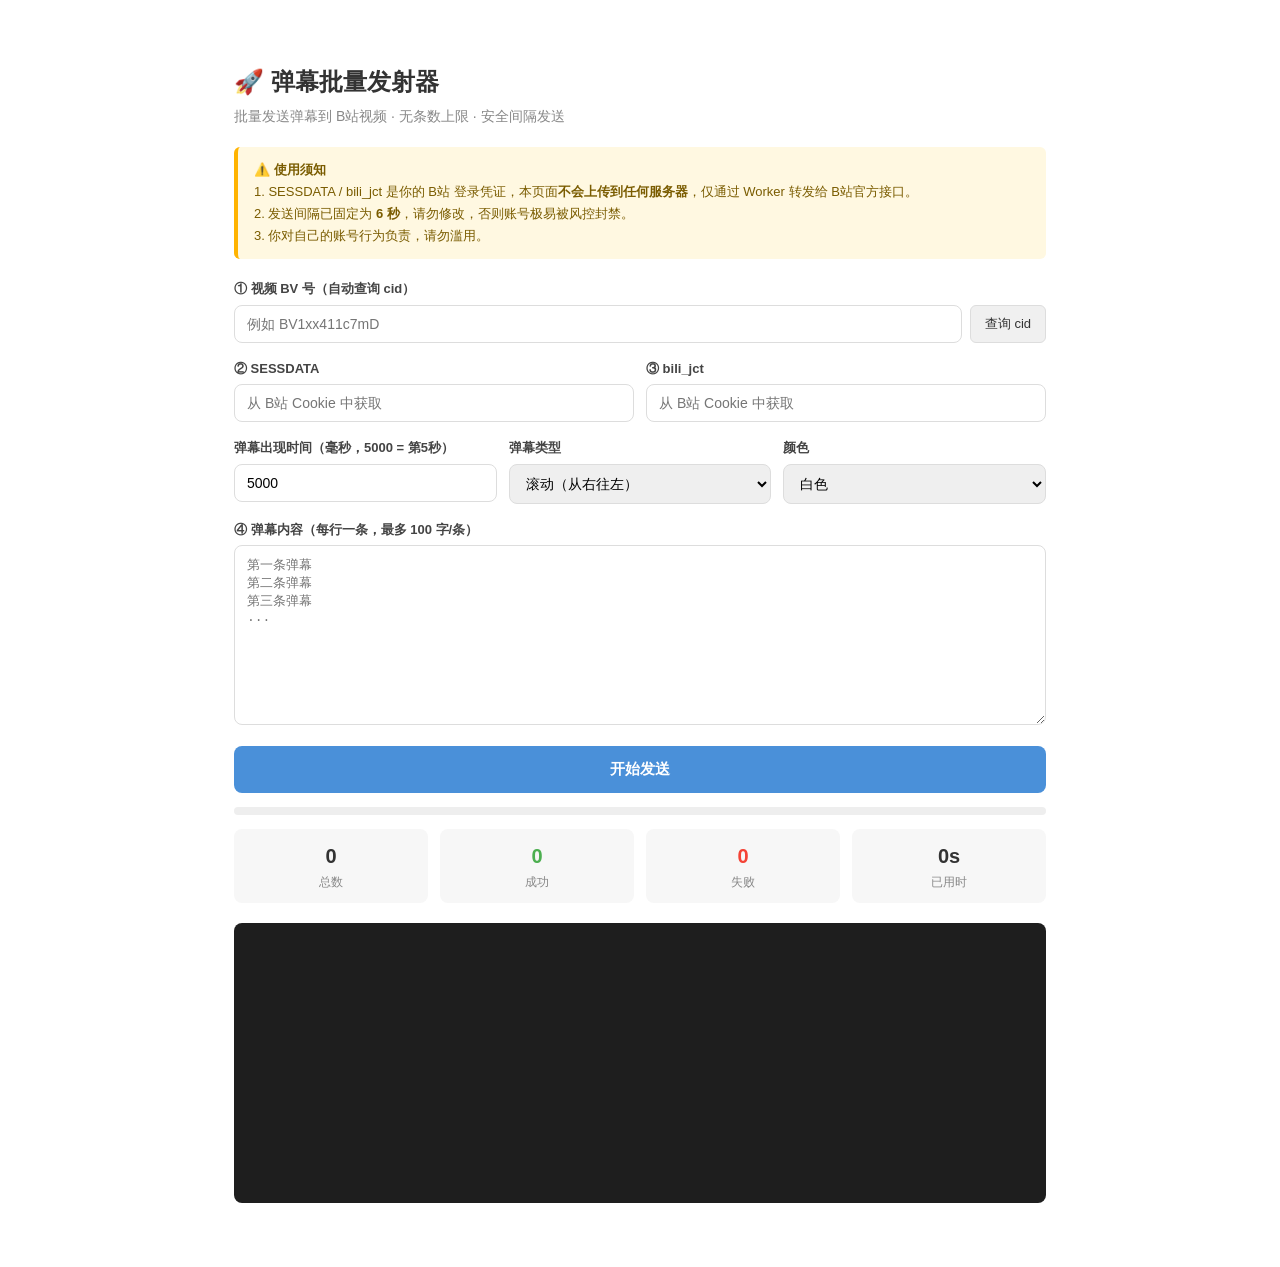
<file: danmaku.html>
<!DOCTYPE html>
<html lang="zh-CN">
<head>
<meta charset="UTF-8">
<meta name="viewport" content="width=device-width, initial-scale=1.0">
<title>弹幕批量发射器 - imomoe</title>
<link rel="stylesheet" href="style.css">
<style>
  .dm-wrap { max-width: 860px; margin: 40px auto; padding: 24px; }
  .dm-wrap h1 { font-size: 24px; margin-bottom: 6px; }
  .dm-sub { color: #888; font-size: 14px; margin-bottom: 20px; }
  .dm-warn {
    background: #fff8e1; border-left: 4px solid #ffb300;
    padding: 12px 16px; border-radius: 6px; margin-bottom: 20px;
    font-size: 13px; line-height: 1.7; color: #7a5c00;
  }
  .dm-field { margin-bottom: 16px; }
  .dm-field label {
    display: block; font-size: 13px; font-weight: 600;
    margin-bottom: 6px; color: #444;
  }
  .dm-field input, .dm-field textarea, .dm-field select {
    width: 100%; padding: 10px 12px; border: 1px solid #ddd;
    border-radius: 8px; font-size: 14px; box-sizing: border-box;
    transition: border-color .2s;
  }
  .dm-field input:focus, .dm-field textarea:focus, .dm-field select:focus {
    outline: none; border-color: #4a90d9;
    box-shadow: 0 0 0 3px rgba(74,144,217,.15);
  }
  .dm-field textarea { height: 180px; resize: vertical; font-family: monospace; font-size: 13px; }
  .dm-row { display: flex; gap: 12px; }
  .dm-row > * { flex: 1; }
  .dm-btn {
    width: 100%; padding: 14px; background: #4a90d9; color: #fff;
    border: none; border-radius: 8px; font-size: 15px; font-weight: 600;
    cursor: pointer; transition: background .2s;
  }
  .dm-btn:hover:not(:disabled) { background: #357abd; }
  .dm-btn:disabled { background: #ccc; cursor: not-allowed; }
  .dm-btn-sm {
    padding: 8px 14px; font-size: 13px; width: auto;
    background: #f0f0f0; color: #333; border: 1px solid #ddd;
    border-radius: 6px; cursor: pointer;
  }
  .dm-btn-sm:hover { background: #e6e6e6; }
  .dm-progress {
    width: 100%; height: 8px; background: #eee;
    border-radius: 4px; margin-top: 14px; overflow: hidden;
  }
  .dm-progress-bar {
    height: 100%; background: linear-gradient(90deg,#4a90d9,#5eb0ff);
    width: 0%; transition: width .3s;
  }
  .dm-log {
    background: #1e1e1e; color: #d4d4d4; padding: 16px;
    border-radius: 8px; height: 280px; overflow-y: auto;
    margin-top: 20px; font-family: 'Consolas', monospace;
    font-size: 13px; line-height: 1.65; white-space: pre-wrap;
    word-break: break-all;
  }
  .dm-stat { display: flex; gap: 12px; margin-top: 14px; }
  .dm-stat > div {
    flex: 1; background: #f7f7f7; padding: 12px;
    border-radius: 8px; text-align: center;
  }
  .dm-stat b { display: block; font-size: 20px; color: #333; margin-bottom: 2px; }
  .dm-stat span { font-size: 12px; color: #888; }
  .dm-cid-info {
    background: #e8f5e9; border-left: 4px solid #4caf50;
    padding: 10px 14px; border-radius: 6px; margin-bottom: 14px;
    font-size: 13px; color: #2e7d32; display: none;
  }
</style>
</head>
<body>
<div class="dm-wrap">
  <h1>🚀 弹幕批量发射器</h1>
  <p class="dm-sub">批量发送弹幕到 B站视频 · 无条数上限 · 安全间隔发送</p>

  <div class="dm-warn">
    <b>⚠️ 使用须知</b><br>
    1. SESSDATA / bili_jct 是你的 B站 登录凭证，本页面<b>不会上传到任何服务器</b>，仅通过 Worker 转发给 B站官方接口。<br>
    2. 发送间隔已固定为 <b>6 秒</b>，请勿修改，否则账号极易被风控封禁。<br>
    3. 你对自己的账号行为负责，请勿滥用。
  </div>

  <div class="dm-field">
    <label>① 视频 BV 号（自动查询 cid）</label>
    <div style="display:flex; gap:8px;">
      <input type="text" id="bvid" placeholder="例如 BV1xx411c7mD">
      <button class="dm-btn-sm" id="btnQueryCid" onclick="queryCid()" style="white-space:nowrap;">查询 cid</button>
    </div>
  </div>

  <div class="dm-cid-info" id="cidInfo"></div>

  <div class="dm-field" id="cidSelectWrap" style="display:none;">
    <label>选择分P（cid）</label>
    <select id="cidSelect"></select>
  </div>

  <div class="dm-row">
    <div class="dm-field">
      <label>② SESSDATA</label>
      <input type="password" id="sessdata" placeholder="从 B站 Cookie 中获取">
    </div>
    <div class="dm-field">
      <label>③ bili_jct</label>
      <input type="password" id="bili_jct" placeholder="从 B站 Cookie 中获取">
    </div>
  </div>

  <div class="dm-row">
    <div class="dm-field">
      <label>弹幕出现时间（毫秒，5000 = 第5秒）</label>
      <input type="number" id="progress" value="5000" min="0">
    </div>
    <div class="dm-field">
      <label>弹幕类型</label>
      <select id="mode">
        <option value="1">滚动（从右往左）</option>
        <option value="5">顶部固定</option>
        <option value="4">底部固定</option>
      </select>
    </div>
    <div class="dm-field">
      <label>颜色</label>
      <select id="color">
        <option value="16777215">白色</option>
        <option value="16711680">红色</option>
        <option value="16776960">黄色</option>
        <option value="65280">绿色</option>
        <option value="65535">青色</option>
        <option value="255">蓝色</option>
        <option value="16711935">紫色</option>
        <option value="0">黑色</option>
      </select>
    </div>
  </div>

  <div class="dm-field">
    <label>④ 弹幕内容（每行一条，最多 100 字/条）</label>
    <textarea id="msgList" placeholder="第一条弹幕&#10;第二条弹幕&#10;第三条弹幕&#10;..."></textarea>
  </div>

  <button class="dm-btn" id="btnSend" onclick="startSend()">开始发送</button>

  <div class="dm-progress"><div class="dm-progress-bar" id="progressBar"></div></div>

  <div class="dm-stat">
    <div><b id="statTotal">0</b><span>总数</span></div>
    <div><b id="statOk" style="color:#4caf50">0</b><span>成功</span></div>
    <div><b id="statFail" style="color:#f44336">0</b><span>失败</span></div>
    <div><b id="statTime">0s</b><span>已用时</span></div>
  </div>

  <div class="dm-log" id="log"></div>
</div>

<script>
// ⚠️ 替换成你的 Worker 地址（末尾不要带 /）
const WORKER_URL = 'https://你的worker子域名.workers.dev';

// ⚠️ 发送间隔，绝对不要改小！B站风控非常严格
const SEND_INTERVAL = 6000; // 6 秒

let currentOid = null;
let isSending = false;
let startTime = 0;
let timerInterval = null;

function log(msg, color) {
  const el = document.getElementById('log');
  const colors = {
    ok: '#4ec9b0', err: '#f44747', warn: '#dcdcaa',
    info: '#569cd6', dim: '#808080'
  };
  const c = colors[color] || '#d4d4d4';
  el.innerHTML += `<span style="color:${c}">${escapeHtml(msg)}</span>\n`;
  el.scrollTop = el.scrollHeight;
}

function escapeHtml(s) {
  return String(s).replace(/[&<>"']/g, c =>
    ({ '&':'&amp;','<':'&lt;','>':'&gt;','"':'&quot;',"'":'&#39;' }[c]));
}

function setProgress(cur, total) {
  const pct = total > 0 ? Math.round(cur / total * 100) : 0;
  document.getElementById('progressBar').style.width = pct + '%';
}

function updateTimeStat() {
  const s = Math.floor((Date.now() - startTime) / 1000);
  document.getElementById('statTime').textContent = s + 's';
}

// ============ 通过 BV 号查询 cid ============
async function queryCid() {
  const bvid = document.getElementById('bvid').value.trim();
  if (!bvid) { alert('请先填写 BV 号'); return; }

  const btn = document.getElementById('btnQueryCid');
  btn.disabled = true;
  btn.textContent = '查询中...';
  log(`🔍 正在查询 ${bvid} 的视频信息...`, 'info');

  try {
    const res = await fetch(`${WORKER_URL}/api/bili-danmaku/cid?bvid=${encodeURIComponent(bvid)}`);
    const data = await res.json();

    if (!data.ok) {
      log(`❌ 查询失败: ${data.error || data.message || '未知错误'}`, 'err');
      document.getElementById('cidInfo').style.display = 'none';
      document.getElementById('cidSelectWrap').style.display = 'none';
      return;
    }

    log(`✅ 视频标题: ${data.title}`, 'ok');
    log(`   aid=${data.aid}, 共 ${data.pages.length} 个分P`, 'ok');

    const info = document.getElementById('cidInfo');
    info.style.display = 'block';
    info.innerHTML = `✅ 已获取视频信息：<b>${escapeHtml(data.title)}</b> · aid=${data.aid} · ${data.pages.length} 个分P`;

    const sel = document.getElementById('cidSelect');
    sel.innerHTML = '';
    data.pages.forEach(p => {
      const opt = document.createElement('option');
      opt.value = p.cid;
      opt.textContent = `P${p.page} - ${p.part} (cid=${p.cid}, ${p.duration}s)`;
      sel.appendChild(opt);
    });
    document.getElementById('cidSelectWrap').style.display = 'block';

    currentOid = data.pages[0].cid;
    log(`📌 已默认选择 P1，cid=${currentOid}`, 'info');

    sel.onchange = () => {
      currentOid = sel.value;
      log(`📌 已切换到 cid=${currentOid}`, 'info');
    };
  } catch (e) {
    log(`❌ 网络错误: ${e.message}`, 'err');
  } finally {
    btn.disabled = false;
    btn.textContent = '查询 cid';
  }
}

// ============ 批量发送 ============
async function startSend() {
  if (isSending) { alert('正在发送中，请等待完成'); return; }

  const sessdata = document.getElementById('sessdata').value.trim();
  const bili_jct = document.getElementById('bili_jct').value.trim();
  const progress = parseInt(document.getElementById('progress').value) || 0;
  const mode = parseInt(document.getElementById('mode').value) || 1;
  const color = parseInt(document.getElementById('color').value) || 16777215;

  if (!currentOid) { alert('请先通过 BV 号查询 cid'); return; }
  if (!sessdata || !bili_jct) { alert('请填写 SESSDATA 和 bili_jct'); return; }

  const msgs = document.getElementById('msgList').value
    .split('\n').map(m => m.trim()).filter(m => m !== '');

  if (msgs.length === 0) { alert('请至少输入一条弹幕'); return; }
  if (msgs.some(m => m.length > 100)) { alert('有弹幕超过 100 字，请检查'); return; }

  if (!confirm(`即将发送 ${msgs.length} 条弹幕，预计耗时约 ${Math.round(msgs.length * SEND_INTERVAL / 60000)} 分钟。\n\n每条约 ${SEND_INTERVAL/1000} 秒间隔。\n\n确认开始吗？`)) return;

  isSending = true;
  startTime = Date.now();
  timerInterval = setInterval(updateTimeStat, 1000);

  document.getElementById('btnSend').disabled = true;
  document.getElementById('log').innerHTML = '';
  document.getElementById('statTotal').textContent = msgs.length;
  document.getElementById('statOk').textContent = '0';
  document.getElementById('statFail').textContent = '0';
  document.getElementById('statTime').textContent = '0s';

  log(`📋 共 ${msgs.length} 条弹幕，cid=${currentOid}`, 'info');
  log(`⏱️ 每条间隔 ${SEND_INTERVAL/1000} 秒，预计耗时约 ${Math.round(msgs.length * SEND_INTERVAL / 60000)} 分钟`, 'info');
  log('─'.repeat(50), 'dim');

  let ok = 0, fail = 0;

  for (let i = 0; i < msgs.length; i++) {
    const msg = msgs[i];
    log(`[${i+1}/${msgs.length}] 发送: ${msg.substring(0, 40)}${msg.length > 40 ? '...' : ''}`, 'info');

    try {
      const res = await fetch(`${WORKER_URL}/api/bili-danmaku/send`, {
        method: 'POST',
        headers: { 'Content-Type': 'application/json' },
        body: JSON.stringify({
          sessdata, bili_jct,
          oid: currentOid,
          msg, progress, color,
          fontsize: 25,
          mode
        })
      });
      const data = await res.json();

      if (data.ok) {
        ok++;
        document.getElementById('statOk').textContent = ok;
        log(`  ✅ 成功`, 'ok');
      } else {
        fail++;
        document.getElementById('statFail').textContent = fail;
        log(`  ❌ 失败 (code=${data.code}): ${data.message || data.error}`, 'err');

        // 严重错误直接停止
        if ([-101, -111, -400, -403].includes(data.code)) {
          log(`  ⛔ 检测到严重错误（cookie失效/被风控），已自动停止`, 'err');
          break;
        }
        // 频率限制等，额外多等一会
        if (data.code === -509 || data.code === 10030) {
          log(`  ⏳ 被限流，额外等待 30 秒...`, 'warn');
          await new Promise(r => setTimeout(r, 30000));
        }
      }
    } catch (e) {
      fail++;
      document.getElementById('statFail').textContent = fail;
      log(`  ⚠️ 网络错误: ${e.message}`, 'err');
    }

    setProgress(i + 1, msgs.length);

    // 最后一条不用等
    if (i < msgs.length - 1) {
      log(`  ⏳ 等待 ${SEND_INTERVAL/1000} 秒...`, 'warn');
      await new Promise(r => setTimeout(r, SEND_INTERVAL));
    }
  }

  clearInterval(timerInterval);
  log('─'.repeat(50), 'dim');
  log(`🎉 发送完成！成功 ${ok} 条 / 失败 ${fail} 条 / 共 ${msgs.length} 条`, ok > 0 ? 'ok' : 'err');

  isSending = false;
  document.getElementById('btnSend').disabled = false;
}
</script>
</body>
</html>
</file>
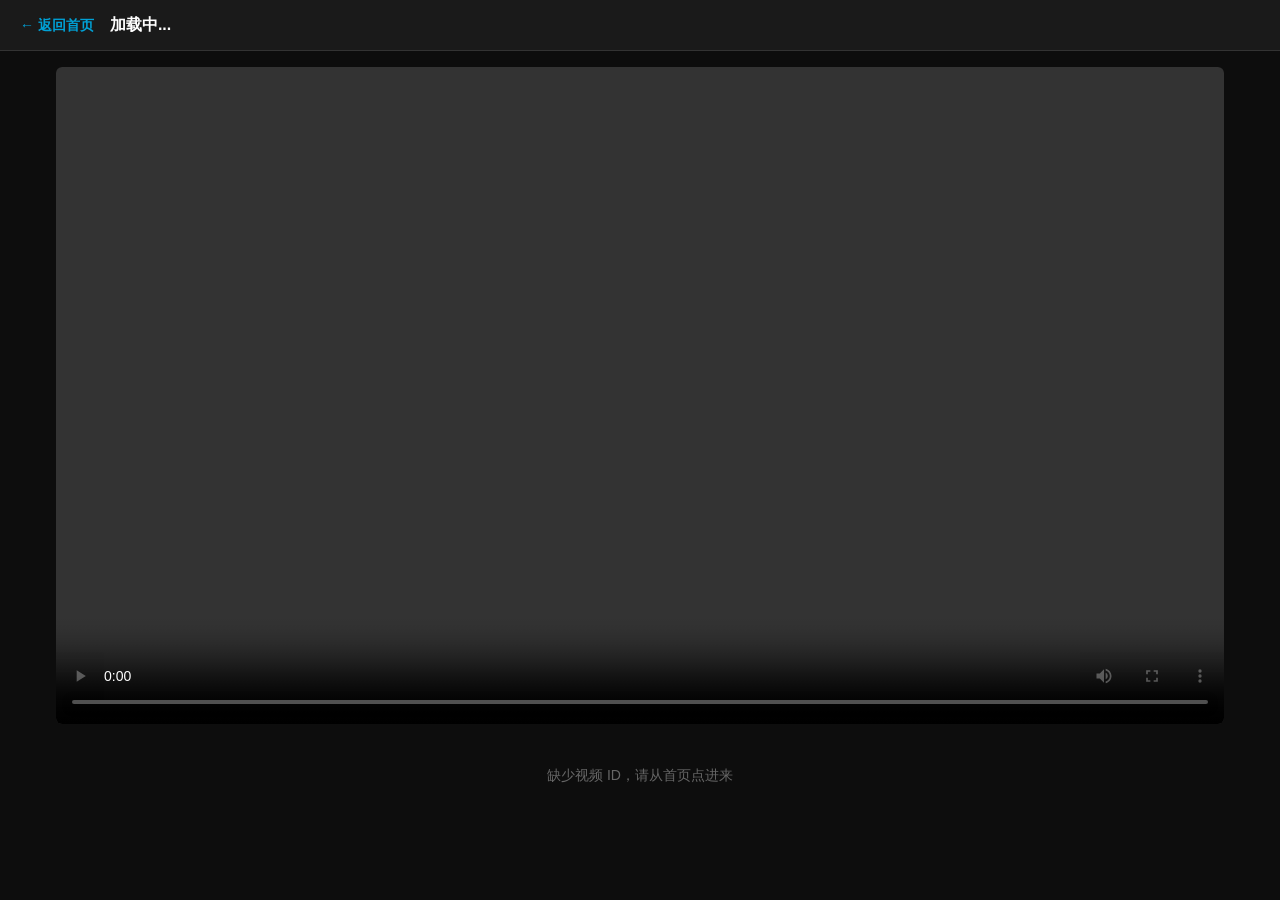
<file: player.html>
<!DOCTYPE html>
<html lang="zh-CN">
<head>
<meta charset="UTF-8">
<meta name="viewport" content="width=device-width, initial-scale=1">
<title>播放 - 櫻花动漫</title>
<style>
* { margin:0; padding:0; box-sizing:border-box; }
body { font:14px/1.6 "Microsoft YaHei",Arial,sans-serif; background:#0d0d0d; color:#ddd; }
.header {
    background:#1a1a1a; padding:12px 20px;
    display:flex; align-items:center; gap:16px;
    border-bottom:1px solid #333;
}
.header a { color:#00a1d6; text-decoration:none; font-weight:bold; }
.header h1 { font-size:16px; color:#fff; flex:1; overflow:hidden; text-overflow:ellipsis; white-space:nowrap; }
.wrap { max-width:1200px; margin:0 auto; padding:16px; }
.video-box {
    background:#000; border-radius:6px; overflow:hidden;
    position:relative; aspect-ratio:16/9;
}
video { width:100%; height:100%; display:block; background:#000; }
.info { margin-top:14px; padding:14px 18px; background:#1a1a1a; border-radius:6px; }
.info h2 { font-size:15px; color:#fff; margin-bottom:8px; }
.info .meta { font-size:12px; color:#888; }
.status { padding:40px 0; text-align:center; color:#666; }
.quality-list { display:flex; gap:8px; flex-wrap:wrap; margin-top:12px; }
.quality-btn {
    padding:5px 12px; background:#2a2a2a; color:#ccc; border:1px solid #444;
    border-radius:3px; cursor:pointer; font-size:12px;
}
.quality-btn:hover { background:#333; color:#fff; }
.quality-btn.on { background:#00a1d6; color:#fff; border-color:#00a1d6; }
</style>
</head>
<body>

<div class="header">
    <a href="./index.html">← 返回首页</a>
    <h1 id="pageTitle">加载中...</h1>
</div>

<div class="wrap">
    <div class="video-box">
        <video id="video" controls playsinline preload="metadata"></video>
    </div>
    <div class="status" id="status">正在获取视频地址...</div>
    <div class="info" id="info" style="display:none;">
        <h2 id="videoTitle"></h2>
        <div class="meta" id="videoMeta"></div>
        <div class="quality-list" id="qualityList"></div>
    </div>
</div>

<script>
const API_BASE = 'https://api.imomoe.dpdns.org';

const params = new URLSearchParams(location.search);
const videoId = params.get('id');
const title = params.get('title') || '';

if (!videoId) {
    document.getElementById('status').textContent = '缺少视频 ID，请从首页点进来';
} else {
    if (title) {
        document.title = title + ' - 櫻花动漫';
        document.getElementById('pageTitle').textContent = title;
    }

    fetch(API_BASE + '/api/play/' + videoId)
        .then(r => r.json())
        .then(data => {
            if (!data.ok || !data.urls || !data.urls.length) {
                document.getElementById('status').textContent = '未找到视频：' + (data.error || '未知错误');
                return;
            }
            setupPlayer(data.urls);
        })
        .catch(err => {
            document.getElementById('status').textContent = '获取失败：' + err.message;
        });
}

function setupPlayer(urls) {
    const video = document.getElementById('video');
    const status = document.getElementById('status');
    const info = document.getElementById('info');
    const qualityList = document.getElementById('qualityList');

    // MFuns 后缀：cd=超清, hd=高清, sd=标清, ld=流畅
    function getQuality(url) {
        if (url.includes('-cd.mp4')) return { name: '超清 1080P', level: 90 };
        if (url.includes('-hd.mp4')) return { name: '高清 720P', level: 80 };
        if (url.includes('-sd.mp4')) return { name: '标清 480P', level: 60 };
        if (url.includes('-ld.mp4')) return { name: '流畅 360P', level: 30 };
        if (url.includes('.mp4')) return { name: '默认', level: 50 };
        return { name: '未知', level: 10 };
    }

    const sorted = urls
        .map(u => ({ url: u, q: getQuality(u) }))
        .sort((a, b) => b.q.level - a.q.level);

    const seen = new Set();
    const unique = [];
    for (const item of sorted) {
        if (!seen.has(item.q.name)) {
            seen.add(item.q.name);
            unique.push(item);
        }
    }

    console.log('排序后的清晰度：', unique.map(x => x.q.name));
    console.log('全部地址数：', urls.length, '，去重后：', unique.length);

    function playAt(item, btn) {
        const proxy = API_BASE + '/api/video-proxy?url=' + encodeURIComponent(item.url);
        video.src = proxy;
        status.style.display = 'none';
        info.style.display = 'block';
        document.getElementById('videoTitle').textContent = title || '视频 ' + videoId;
        document.getElementById('videoMeta').textContent = '视频来源：MFuns · 当前清晰度：' + item.q.name;
        video.play().catch(() => {});

        if (btn) {
            qualityList.querySelectorAll('.quality-btn').forEach(b => b.classList.remove('on'));
            btn.classList.add('on');
        }
    }

    unique.forEach((item, i) => {
        const btn = document.createElement('button');
        btn.className = 'quality-btn' + (i === 0 ? ' on' : '');
        btn.textContent = item.q.name;
        btn.onclick = () => playAt(item, btn);
        qualityList.appendChild(btn);
    });

    playAt(unique[0]);
}
</script>

</body>
</html>
</file>
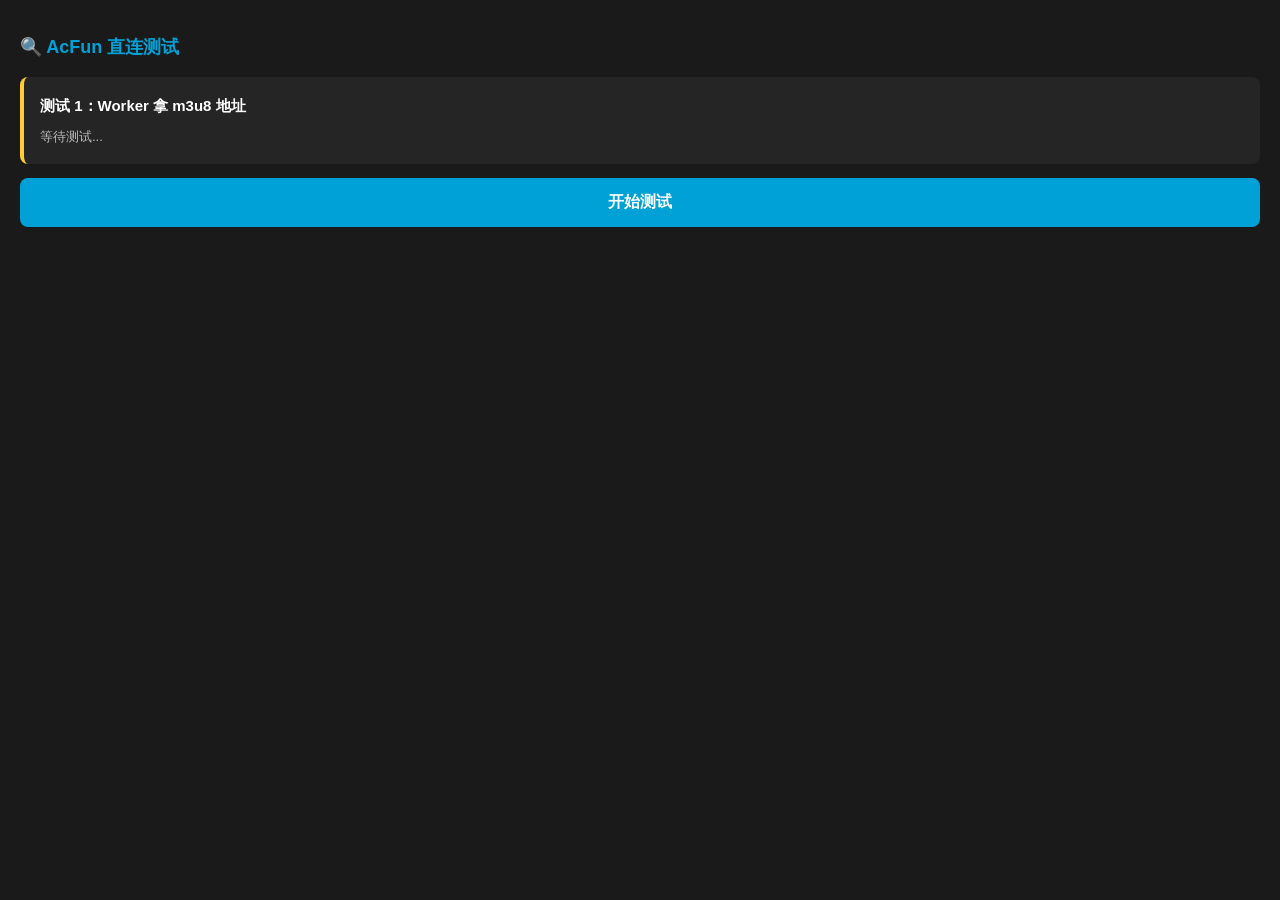
<file: test-acfun-cors.html>
<!DOCTYPE html>
<html lang="zh-CN">
<head>
<meta charset="UTF-8">
<meta name="viewport" content="width=device-width, initial-scale=1">
<title>AcFun 直连测试</title>
<style>
body { font:15px/1.7 "Microsoft YaHei",sans-serif; background:#1a1a1a; color:#eee; padding:20px; margin:0; }
h1 { color:#00a1d6; font-size:18px; }
.box { background:#252525; border-radius:8px; padding:16px; margin-top:14px; word-break:break-all; }
.ok { border-left:4px solid #22aa55; }
.err { border-left:4px solid #f66; }
.pending { border-left:4px solid #ffcc33; }
.title { font-weight:bold; margin-bottom:8px; color:#fff; }
.content { font-size:13px; color:#bbb; line-height:1.7; }
pre { background:#0d0d0d; padding:10px; border-radius:4px; overflow:auto; font-size:11px; color:#8f8; max-height:300px; }
button { width:100%; padding:14px; background:#00a1d6; color:#fff; border:none; border-radius:8px; font-size:16px; font-weight:bold; cursor:pointer; margin-top:14px; font-family:inherit; }
button:active { background:#0088b8; }
button:disabled { background:#555; }
</style>
</head>
<body>

<h1>🔍 AcFun 直连测试</h1>

<div class="box pending" id="r1">
    <div class="title">测试 1：Worker 拿 m3u8 地址</div>
    <div class="content" id="c1">等待测试...</div>
</div>

<button id="btn" onclick="run()">开始测试</button>

<div class="box" id="r2" style="display:none">
    <div class="title">测试 2：m3u8 直连</div>
    <div class="content" id="c2"></div>
</div>

<div class="box" id="r3" style="display:none">
    <div class="title">测试 3：分片直连</div>
    <div class="content" id="c3"></div>
</div>

<script>
const WORKER = 'https://api.imomoe.dpdns.org';
const VIDEO_ID = '48710213';  // 哭泣少女乐队 第1话

async function run() {
    const btn = document.getElementById('btn');
    const r1 = document.getElementById('r1'), c1 = document.getElementById('c1');
    const r2 = document.getElementById('r2'), c2 = document.getElementById('c2');
    const r3 = document.getElementById('r3'), c3 = document.getElementById('c3');

    btn.disabled = true;
    btn.textContent = '测试中...';
    r1.className = 'box pending';
    r2.style.display = 'none';
    r3.style.display = 'none';

    // ============ 测试 1：拿 m3u8 地址 ============
    let m3u8Url;
    try {
        const res = await fetch(WORKER + '/api/acfun/' + VIDEO_ID + '?p=1');
        const data = await res.json();
        if (!data.ok || !data.urls || !data.urls.length) {
            r1.className = 'box err';
            c1.textContent = '❌ Worker 返回异常：' + JSON.stringify(data);
            btn.disabled = false;
            btn.textContent = '重新测试';
            return;
        }
        m3u8Url = data.urls[0].url;
        r1.className = 'box ok';
        c1.innerHTML = '✅ 拿到 m3u8 地址<br>清晰度：' + data.urls[0].quality + '<br><code style="font-size:10px;color:#ffcc33">' + m3u8Url.slice(0, 120) + '...</code>';
    } catch (e) {
        r1.className = 'box err';
        c1.textContent = '❌ 请求 Worker 失败：' + e.message;
        btn.disabled = false;
        btn.textContent = '重新测试';
        return;
    }

    // ============ 测试 2：m3u8 能否直连 ============
    r2.style.display = 'block';
    c2.textContent = '请求 m3u8 中...';

    let m3u8Text;
    try {
        const res = await fetch(m3u8Url);
        m3u8Text = await res.text();
        r2.className = 'box ok';
        c2.innerHTML = '✅ <b>m3u8 直连成功</b><br>HTTP ' + res.status + '，' + m3u8Text.length + ' 字节';
    } catch (e) {
        r2.className = 'box err';
        c2.innerHTML = '❌ <b>m3u8 直连失败</b><br>' + e.message;
        btn.disabled = false;
        btn.textContent = '重新测试';
        return;
    }

    // ============ 测试 3：分片能否直连 ============
    r3.style.display = 'block';

    const lines = m3u8Text.split('\n').map(l => l.trim()).filter(l => l && !l.startsWith('#'));
    if (lines.length === 0) {
        c3.textContent = '❌ m3u8 里没有找到分片地址';
        btn.disabled = false;
        btn.textContent = '重新测试';
        return;
    }

    // 处理相对路径
    let firstSeg = lines[0];
    if (!firstSeg.startsWith('http')) {
        const base = m3u8Url.substring(0, m3u8Url.lastIndexOf('/') + 1);
        firstSeg = base + firstSeg;
    }

    c3.innerHTML = '分片地址：<br><code style="font-size:10px;color:#ffcc33">' + firstSeg.slice(0, 150) + '</code><br><br>测试中...';

    try {
        const segRes = await fetch(firstSeg);
        if (segRes.ok) {
            r3.className = 'box ok';
            c3.innerHTML += '<br>✅ <b>分片直连成功！</b>HTTP ' + segRes.status + '，' + (segRes.headers.get('Content-Length') || '?') + ' 字节';
        } else {
            r3.className = 'box err';
            c3.innerHTML += '<br>❌ <b>分片返回 ' + segRes.status + '</b>';
        }
    } catch (e) {
        r3.className = 'box err';
        c3.innerHTML += '<br>❌ <b>分片直连失败</b>：' + e.message;
    }

    btn.disabled = false;
    btn.textContent = '重新测试';
}
</script>

</body>
</html>
</file>
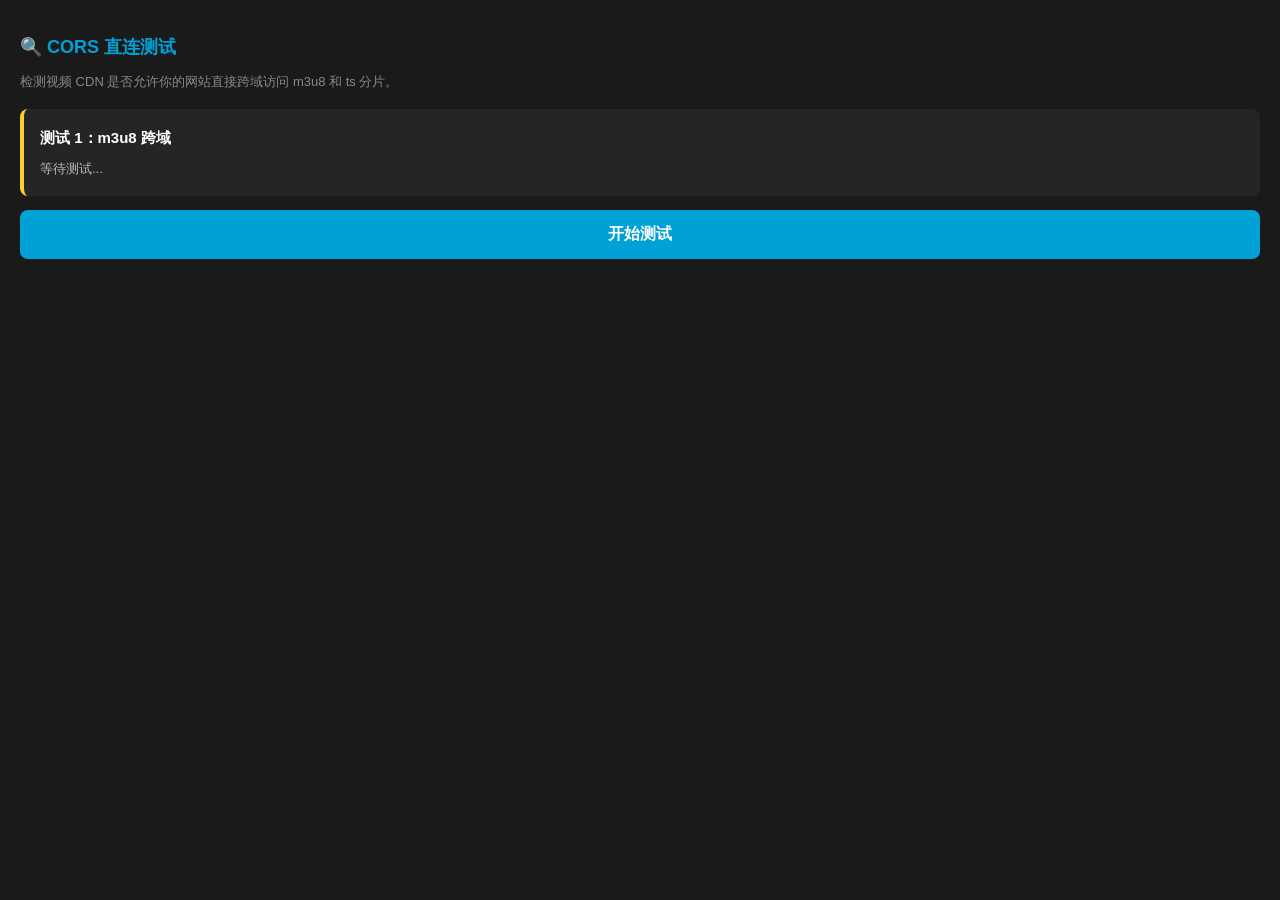
<file: test-cors.html>
<!DOCTYPE html>
<html lang="zh-CN">
<head>
<meta charset="UTF-8">
<meta name="viewport" content="width=device-width, initial-scale=1">
<title>CORS 直连测试</title>
<style>
body {
    font:15px/1.7 -apple-system,"Microsoft YaHei",sans-serif;
    background:#1a1a1a; color:#eee;
    padding:20px; margin:0;
}
h1 { color:#00a1d6; font-size:18px; margin-bottom:8px; }
.intro { font-size:13px; color:#888; margin-bottom:16px; }
.box {
    background:#252525; border-radius:8px;
    padding:16px; margin-top:14px;
    word-break:break-all;
}
.ok   { border-left:4px solid #22aa55; }
.err  { border-left:4px solid #f66; }
.pending { border-left:4px solid #ffcc33; }
.title { font-weight:bold; margin-bottom:8px; font-size:15px; color:#fff; }
.content { font-size:13px; color:#bbb; line-height:1.7; }
pre { background:#0d0d0d; padding:10px; border-radius:4px; overflow:auto; font-size:11px; color:#8f8; max-height:300px; margin-top:8px; }
button {
    width:100%; padding:14px; background:#00a1d6; color:#fff;
    border:none; border-radius:8px; font-size:16px;
    font-weight:bold; cursor:pointer; margin-top:14px;
    font-family:inherit;
}
button:active { background:#0088b8; }
button:disabled { background:#555; }
</style>
</head>
<body>

<h1>🔍 CORS 直连测试</h1>
<div class="intro">检测视频 CDN 是否允许你的网站直接跨域访问 m3u8 和 ts 分片。</div>

<div class="box pending" id="r1">
    <div class="title">测试 1：m3u8 跨域</div>
    <div class="content" id="c1">等待测试...</div>
</div>

<button id="btn" onclick="run()">开始测试</button>

<div class="box" id="r2" style="display:none">
    <div class="title">测试 2：m3u8 内容（前 1500 字符）</div>
    <div class="content" id="c2"></div>
</div>

<div class="box" id="r3" style="display:none">
    <div class="title">测试 3：分片直连</div>
    <div class="content" id="c3">等待...</div>
</div>

<script>
// ⚠️ 这个 URL 会过期，重新抓一条最新的替换
const M3U8_URL = 'https://bkqiuqiu.xn--vhq3x51dn9bivas49nfps.com/within/playaddr/getaddr.m3u8?vcode=TPVCODE22287b787ebe8b7a925292d65a11083a&definition=1080P&vcodec=libx265&authentication=7ab432042524357137e19ace5cbc0340';

async function run() {
    const btn = document.getElementById('btn');
    const r1 = document.getElementById('r1'), c1 = document.getElementById('c1');
    const r2 = document.getElementById('r2'), c2 = document.getElementById('c2');
    const r3 = document.getElementById('r3'), c3 = document.getElementById('c3');

    btn.disabled = true;
    btn.textContent = '测试中...';
    r1.className = 'box pending';
    c1.textContent = '请求 m3u8 中...';
    r2.style.display = 'none';
    r3.style.display = 'none';

    // ============ 测试 1：m3u8 跨域 ============
    let m3u8Text;
    try {
        const res = await fetch(M3U8_URL);
        m3u8Text = await res.text();

        r1.className = 'box ok';
        c1.innerHTML = '✅ <b>CORS 通过</b><br>HTTP ' + res.status + '，返回 ' + m3u8Text.length + ' 字节';
    } catch (e) {
        r1.className = 'box err';
        c1.innerHTML = '❌ <b>CORS 失败</b><br>' + e.message;
        btn.disabled = false;
        btn.textContent = '重新测试';
        return;
    }

    // ============ 测试 2：显示 m3u8 内容 ============
    r2.style.display = 'block';
    c2.innerHTML = '<pre>' + m3u8Text.slice(0, 1500).replace(/</g, '&lt;') + '</pre>';

    // ============ 测试 3：分片直连 ============
    r3.style.display = 'block';

    // 提取第一个非注释行（分片地址）
    const lines = m3u8Text.split('\n')
        .map(l => l.trim())
        .filter(l => l && !l.startsWith('#'));

    if (lines.length === 0) {
        c3.innerHTML = '❌ m3u8 里没有找到分片地址';
        btn.disabled = false;
        btn.textContent = '重新测试';
        return;
    }

    const firstSeg = lines[0];

    c3.innerHTML =
        '第一个分片：<br>' +
        '<code style="font-size:10px;color:#ffcc33;word-break:break-all">' + firstSeg + '</code><br><br>' +
        '正在测试分片直连...';

    try {
        const segRes = await fetch(firstSeg);
        const size = segRes.headers.get('Content-Length') || '未知';

        if (segRes.ok) {
            c3.innerHTML =
                '第一个分片：<br>' +
                '<code style="font-size:10px;color:#ffcc33;word-break:break-all">' + firstSeg + '</code><br><br>' +
                '✅ <b>分片也能直连！</b><br>HTTP ' + segRes.status + '，大小 ' + size + ' 字节';
            r3.className = 'box ok';
        } else {
            c3.innerHTML =
                '第一个分片：<br>' +
                '<code style="font-size:10px;color:#ffcc33;word-break:break-all">' + firstSeg + '</code><br><br>' +
                '❌ <b>分片返回异常</b>：HTTP ' + segRes.status;
            r3.className = 'box err';
        }
    } catch (e) {
        c3.innerHTML =
            '第一个分片：<br>' +
            '<code style="font-size:10px;color:#ffcc33;word-break:break-all">' + firstSeg + '</code><br><br>' +
            '❌ <b>分片直连失败</b>：' + e.message;
        r3.className = 'box err';
    }

    btn.disabled = false;
    btn.textContent = '重新测试';
}
</script>

</body>
</html>
</file>
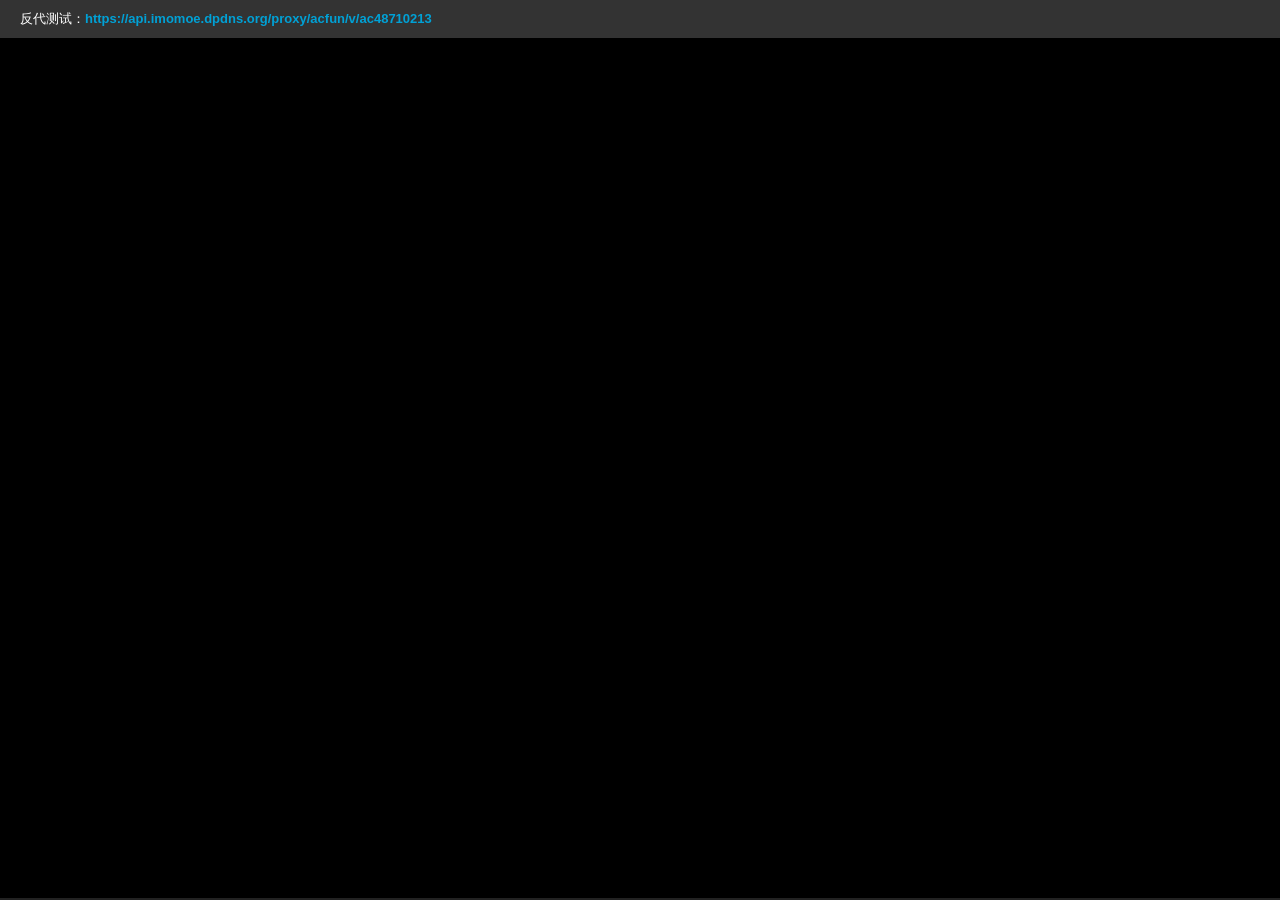
<file: test-iframe.html>
<!DOCTYPE html>
<html lang="zh-CN">
<head>
<meta charset="UTF-8">
<title>反代 iframe 测试</title>
<style>
body { margin:0; background:#222; color:#fff; font-family:sans-serif; }
.bar { padding:10px 20px; background:#333; font-size:13px; }
.bar b { color:#00a1d6; }
iframe { width:100vw; height:calc(100vh - 40px); border:0; display:block; background:#000; }
</style>
</head>
<body>
<div class="bar">反代测试：<b id="src"></b></div>
<iframe id="frame"></iframe>
<script>
const url = 'https://api.imomoe.dpdns.org/proxy/acfun/v/ac48710213';
document.getElementById('src').textContent = url;
document.getElementById('frame').src = url;
</script>
</body>
</html>
</file>
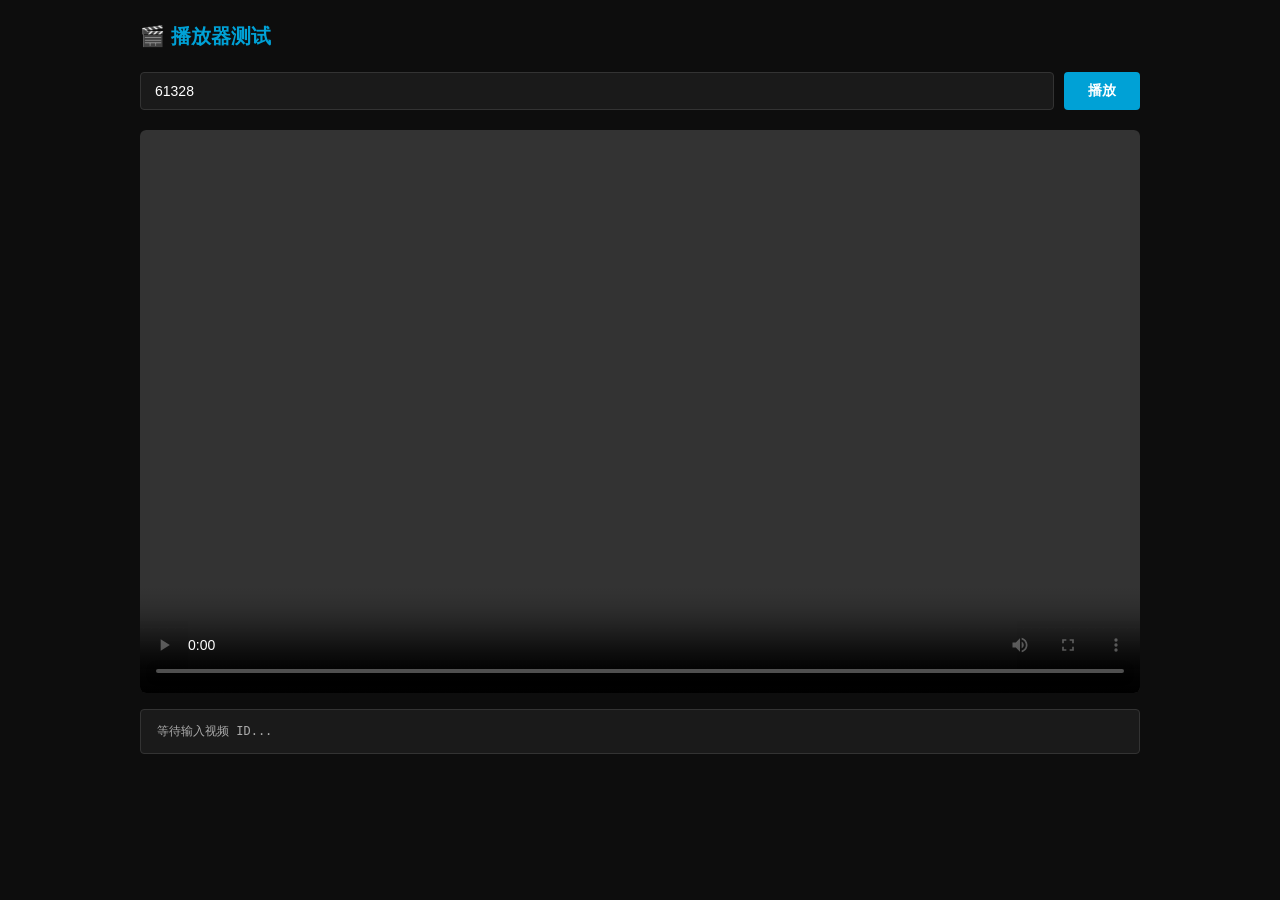
<file: test.html>
<!DOCTYPE html>
<html lang="zh-CN">
<head>
<meta charset="UTF-8">
<meta name="viewport" content="width=device-width, initial-scale=1">
<title>播放器测试</title>
<style>
* { margin:0; padding:0; box-sizing:border-box; }
body { font:14px/1.6 "Microsoft YaHei",Arial,sans-serif; background:#0d0d0d; color:#ddd; padding:20px; }
.box { max-width:1000px; margin:0 auto; }
h1 { color:#00a1d6; margin-bottom:20px; font-size:20px; }
.row { display:flex; gap:10px; margin-bottom:20px; }
input { flex:1; padding:10px 14px; border:1px solid #333; background:#1a1a1a; color:#fff; border-radius:4px; font-size:14px; }
input:focus { border-color:#00a1d6; outline:none; }
button { padding:10px 24px; background:#00a1d6; color:#fff; border:none; border-radius:4px; cursor:pointer; font-size:14px; font-weight:bold; }
button:hover { background:#0088b8; }
button:disabled { background:#444; cursor:not-allowed; }
video { width:100%; aspect-ratio:16/9; background:#000; border-radius:6px; display:block; }
.log { background:#1a1a1a; border:1px solid #333; border-radius:4px; padding:12px 16px; margin-top:16px; font-family:Consolas,monospace; font-size:12px; color:#aaa; white-space:pre-wrap; max-height:300px; overflow:auto; }
.log .ok { color:#22aa55; }
.log .err { color:#f66; }
.log .info { color:#00a1d6; }
</style>
</head>
<body>
<div class="box">
    <h1>🎬 播放器测试</h1>

    <div class="row">
        <input type="text" id="vid" placeholder="输入视频 ID，例如 61328" value="61328">
        <button id="btn">播放</button>
    </div>

    <video id="video" controls playsinline></video>

    <div class="log" id="log">等待输入视频 ID...</div>
</div>

<script>
const API_BASE = 'https://api.imomoe.dpdns.org';
const logEl = document.getElementById('log');
const video = document.getElementById('video');
const btn = document.getElementById('btn');

function log(msg, cls) {
    const time = new Date().toLocaleTimeString();
    const line = '[' + time + '] ' + msg + '\n';
    if (cls) {
        logEl.innerHTML += '<span class="' + cls + '">' + line + '</span>';
    } else {
        logEl.textContent += line;
    }
    logEl.scrollTop = logEl.scrollHeight;
}

btn.onclick = async () => {
    const vid = document.getElementById('vid').value.trim();
    if (!vid) { alert('请输入视频 ID'); return; }

    logEl.textContent = '';
    video.src = '';
    btn.disabled = true;
    btn.textContent = '加载中...';

    log('开始请求：' + API_BASE + '/api/play/' + vid, 'info');

    try {
        const res = await fetch(API_BASE + '/api/play/' + vid);
        log('HTTP 状态码：' + res.status);

        const data = await res.json();
        log('返回数据：' + JSON.stringify(data).slice(0, 500));

        if (!data.ok || !data.urls || !data.urls.length) {
            log('❌ 没有拿到视频地址：' + (data.error || '未知'), 'err');
            if (data.raw) log('原始返回：' + data.raw.slice(0, 300));
            return;
        }

        log('✅ 拿到 ' + data.urls.length + ' 个地址', 'ok');
        data.urls.forEach((u, i) => log('  [' + (i+1) + '] ' + u.slice(0, 120) + '...'));

        const url = data.urls[0];
        const proxyUrl = API_BASE + '/api/video-proxy?url=' + encodeURIComponent(url);
        log('代理地址：' + proxyUrl, 'info');

        video.src = proxyUrl;
        video.load();
        video.play().catch(e => log('播放被阻止：' + e.message));

    } catch (err) {
        log('❌ 请求失败：' + err.message, 'err');
    } finally {
        btn.disabled = false;
        btn.textContent = '播放';
    }
};

video.onloadedmetadata = () => log('✅ 视频元数据加载成功，时长 ' + video.duration.toFixed(1) + ' 秒', 'ok');
video.onerror = () => log('❌ 视频加载失败，error code: ' + (video.error?.code || 'unknown'), 'err');
video.oncanplay = () => log('✅ 视频可以播放了', 'ok');
</script>
</body>
</html>
</file>
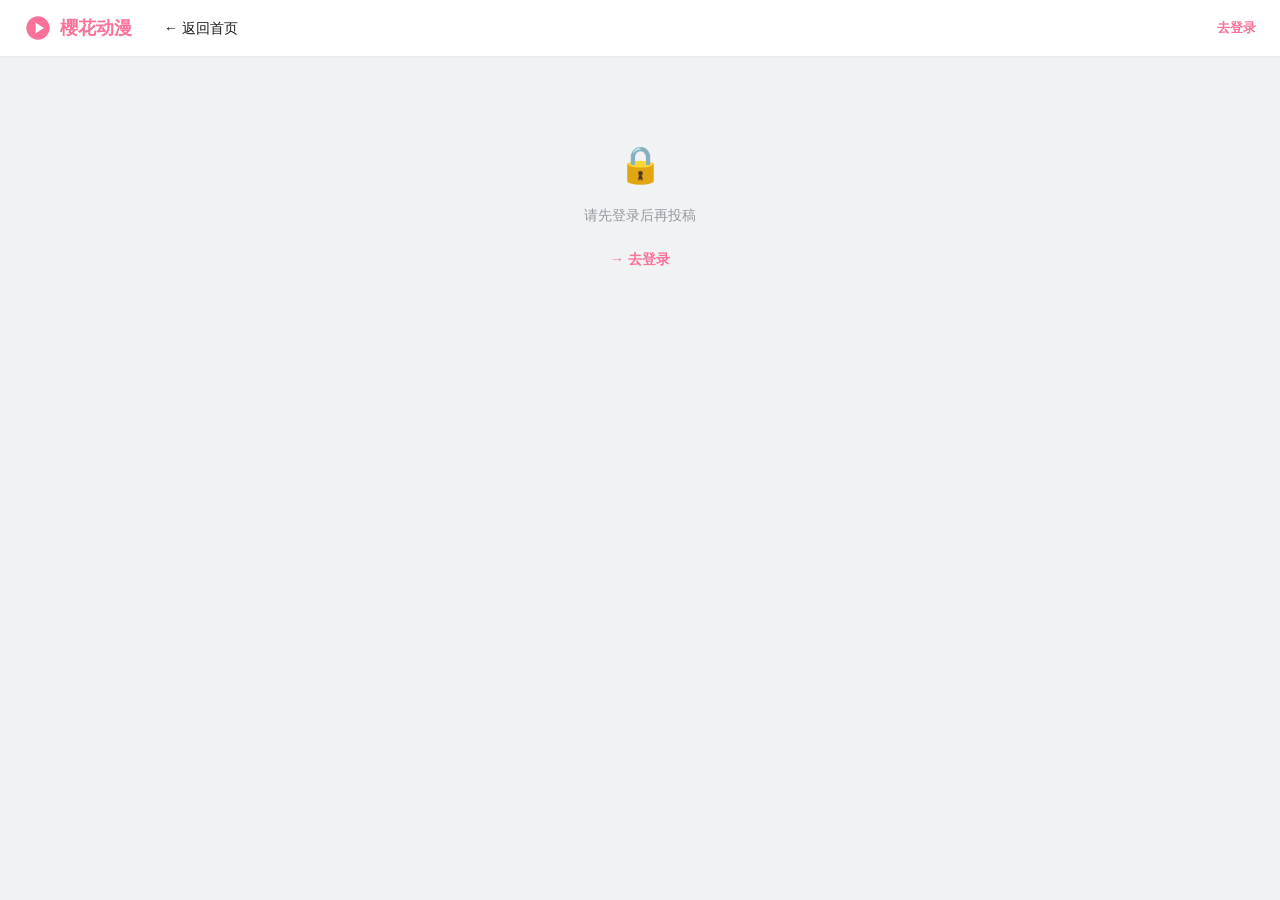
<file: upload.html>
<!DOCTYPE html>
<html lang="zh-CN">
<head>
<meta charset="UTF-8">
<meta name="viewport" content="width=device-width, initial-scale=1">
<title>投稿 - 櫻花动漫</title>
<style>
* { margin:0; padding:0; box-sizing:border-box; }
html, body {
    font:14px/1.6 -apple-system,BlinkMacSystemFont,"PingFang SC","Microsoft YaHei",sans-serif;
    color:#18191c; background:#f1f2f3;
    -webkit-font-smoothing:antialiased;
}
a { color:inherit; text-decoration:none; }
button { font-family:inherit; cursor:pointer; border:none; outline:none; background:none; color:inherit; }
input, textarea, select { font-family:inherit; outline:none; border:none; }

.header {
    background:#fff; height:56px; padding:0 24px;
    display:flex; align-items:center; gap:20px;
    box-shadow:0 1px 2px rgba(0,0,0,.04);
    position:sticky; top:0; z-index:100;
}
.logo { display:flex; align-items:center; gap:8px; font-size:18px; font-weight:bold; color:#fb7299; }
.logo svg { width:28px; height:28px; }
.header .spacer { flex:1; }
.header .user-area { display:flex; align-items:center; gap:10px; font-size:13px; color:#61666d; }
.header .avatar {
    width:32px; height:32px; border-radius:50%;
    background:linear-gradient(135deg,#fb7299,#fc8bab);
    color:#fff; display:flex; align-items:center; justify-content:center;
    font-weight:bold; font-size:14px;
}
.header .username { color:#00aeec; font-weight:500; }
.header .back-link { padding:6px 12px; font-size:14px; border-radius:6px; }
.header .back-link:hover { background:#f1f2f3; }

.wrap { max-width:860px; margin:20px auto; padding:0 24px; }

.page-title {
    background:#fff; border-radius:8px; padding:16px 20px;
    margin-bottom:16px;
    display:flex; align-items:center; justify-content:space-between;
}
.page-title h1 { font-size:20px; font-weight:600; }
.page-title .actions { display:flex; gap:8px; }

.form-card {
    background:#fff; border-radius:8px;
    padding:20px 24px;
    margin-bottom:16px;
}
.form-row { margin-bottom:16px; }
.form-row label {
    display:block; font-size:13px; color:#61666d;
    margin-bottom:6px; font-weight:500;
}
.form-row label .req { color:#f00; }
.form-row input[type="text"],
.form-row input[type="number"],
.form-row textarea,
.form-row select {
    width:100%; padding:8px 12px;
    background:#f9f9fa; border:1px solid #e3e5e7;
    border-radius:6px; font-size:13px;
    color:#18191c;
    transition:all .15s;
}
.form-row input:focus, .form-row textarea:focus { border-color:#00aeec; background:#fff; }
.form-row textarea { min-height:80px; resize:vertical; }
.form-row .hint { font-size:12px; color:#9499a0; margin-top:4px; }
.form-row-flex { display:flex; gap:12px; }
.form-row-flex > div { flex:1; }

.btn {
    padding:8px 18px; border-radius:6px;
    font-size:13px; font-weight:600;
    display:inline-flex; align-items:center; gap:6px;
    transition:all .15s;
}
.btn-primary { background:#fb7299; color:#fff; }
.btn-primary:hover { background:#fc8bab; }
.btn-secondary { background:#f1f2f3; color:#61666d; }
.btn-secondary:hover { background:#e3e5e7; }
.btn-mini { padding:4px 10px; font-size:12px; border-radius:4px; }

.form-msg {
    padding:10px 14px; border-radius:6px;
    font-size:13px; margin-bottom:16px; display:none;
}
.form-msg.err { background:#ffe6e6; color:#f00; display:block; }
.form-msg.ok { background:#e6f7e6; color:#22aa55; display:block; }

/* 季卡 */
.season-section {
    border: 1px solid #e3e5e7;
    border-radius: 8px;
    padding: 14px 16px;
    margin-bottom: 16px;
    background: #fafbfc;
}
.season-section-title {
    font-size:14px; font-weight:600;
    margin-bottom:10px;
    display:flex; align-items:center; justify-content:space-between;
}
.season-tabs {
    display:flex; gap:6px; flex-wrap:wrap;
    margin-bottom:12px;
}
.season-tab {
    padding:5px 12px; background:#f1f2f3;
    border-radius:6px; font-size:13px;
    cursor:pointer; border:1px solid transparent;
    display:inline-flex; align-items:center; gap:6px;
}
.season-tab.on { background:#fff0f5; color:#fb7299; border-color:#fb7299; font-weight:600; }
.season-tab .del-x {
    width:16px; height:16px; border-radius:50%;
    background:rgba(0,0,0,.06); color:#9499a0;
    display:inline-flex; align-items:center; justify-content:center;
    font-size:12px; line-height:1; cursor:pointer;
}
.season-tab .del-x:hover { background:#f55; color:#fff; }

.season-editor { background:#fff; border-radius:6px; padding:14px 16px; border:1px solid #e3e5e7; }

.eps-editor-head {
    display:flex; align-items:center; justify-content:space-between;
    margin-bottom:8px; font-size:13px; font-weight:600;
}
.eps-editor-head .count { font-weight:normal; color:#9499a0; font-size:12px; }
.eps-editor-actions { display:flex; gap:8px; flex-wrap:wrap; margin-bottom:10px; }
.eps-list {
    max-height:320px; overflow-y:auto;
    border:1px solid #f1f2f3; border-radius:6px;
    padding:8px; background:#fff;
}
.ep-row {
    display:flex; align-items:center; gap:8px;
    padding:5px 4px; border-bottom:1px solid #f6f7f8;
}
.ep-row:last-child { border-bottom:none; }
.ep-row .ep-label {
    flex-shrink:0; min-width:52px;
    font-size:12px; color:#61666d; font-weight:600;
}
.ep-row input {
    flex:1; padding:5px 10px;
    background:#f9f9fa; border:1px solid #e3e5e7;
    border-radius:4px; font-size:12px;
}
.ep-row input:focus { border-color:#00aeec; background:#fff; }
.ep-row .del-btn {
    flex-shrink:0; width:22px; height:22px;
    border-radius:50%; color:#9499a0;
    font-size:14px; line-height:1;
    display:inline-flex; align-items:center; justify-content:center;
}
.ep-row .del-btn:hover { background:#f55; color:#fff; }
.eps-empty {
    padding:24px; text-align:center;
    color:#9499a0; font-size:12px; line-height:1.8;
}

/* 我的投稿列表 */
.my-list { background:#fff; border-radius:8px; overflow:hidden; margin-bottom:16px; }
.my-list-head { padding:14px 20px; border-bottom:1px solid #f1f2f3; font-size:15px; font-weight:600; }
.my-item {
    display:flex; align-items:center; gap:14px;
    padding:14px 20px;
    border-bottom:1px solid #f1f2f3;
}
.my-item:last-child { border-bottom:none; }
.my-item .cover {
    width:80px; height:50px; border-radius:4px;
    overflow:hidden; background:#f1f2f3; flex-shrink:0;
}
.my-item .cover img { width:100%; height:100%; object-fit:cover; display:block; }
.my-item .info { flex:1; min-width:0; }
.my-item .title { font-size:14px; font-weight:600; margin-bottom:4px; overflow:hidden; text-overflow:ellipsis; white-space:nowrap; }
.my-item .meta { font-size:12px; color:#9499a0; display:flex; gap:12px; flex-wrap:wrap; }
.my-item .badge {
    display:inline-block; padding:1px 8px; border-radius:3px; font-size:11px;
}
.my-item .badge.pending { background:#fff0e6; color:#ff8800; }
.my-item .badge.approved { background:#e6f7ee; color:#22aa55; }
.my-item .badge.rejected { background:#ffe6e6; color:#f00; }
.my-item .reason { color:#f55; font-size:12px; margin-top:4px; }

.empty { padding:60px 20px; text-align:center; color:#9499a0; font-size:14px; }
.empty .emoji { font-size:36px; display:block; margin-bottom:10px; }
.empty .sub { font-size:12px; color:#b5b9bf; margin-top:6px; }
</style>
</head>
<body>

<div class="header">
    <a class="logo" href="./index.html">
        <svg viewBox="0 0 24 24" fill="currentColor"><path d="M12 2C6.48 2 2 6.48 2 12s4.48 10 10 10 10-4.48 10-10S17.52 2 12 2zm-2 14.5v-9l7 4.5-7 4.5z"/></svg>
        櫻花动漫
    </a>
    <a class="back-link" href="./index.html">← 返回首页</a>
    <div class="spacer"></div>
    <div class="user-area" id="userArea"></div>
</div>

<div class="wrap" id="wrap">
    <div class="empty"><span class="emoji">⏳</span>加载中...</div>
</div>

<script>
const API_BASE = 'https://api.imomoe.dpdns.org';

const $ = s => document.querySelector(s);

function escapeHtml(str) {
    return String(str || '').replace(/[&<>"']/g, m => ({
        '&':'&amp;','<':'&lt;','>':'&gt;','"':'&quot;',"'":'&#39;'
    }[m]));
}

function getCurrentUser() {
    try {
        const raw = localStorage.getItem('imomoe_user');
        return raw ? JSON.parse(raw) : null;
    } catch { return null; }
}

let seasonsState = [{ name: '第一季', source: 'direct', url: '', eps: [{ p: 1, title: '', url: '' }] }];
let currentSeasonIdx = 0;

// ============================================================
// 用户区
// ============================================================
function renderUserArea() {
    const area = $('#userArea');
    const user = getCurrentUser();
    if (user) {
        area.innerHTML = '<div class="avatar">' + escapeHtml(user.username[0].toUpperCase()) + '</div>' +
                         '<span class="username">' + escapeHtml(user.username) + '</span>';
    } else {
        area.innerHTML = '<a href="./index.html" style="color:#fb7299;font-weight:600;">去登录</a>';
    }
}

// ============================================================
// 主渲染
// ============================================================
function render() {
    const user = getCurrentUser();
    if (!user) {
        $('#wrap').innerHTML = '<div class="empty"><span class="emoji">🔒</span>请先登录后再投稿<br><br>' +
            '<a href="./index.html" style="color:#fb7299;font-weight:600;">→ 去登录</a></div>';
        return;
    }

    const html = `
        <div class="page-title">
            <h1>投稿视频</h1>
            <div class="actions">
                <button class="btn btn-secondary" id="refreshMineBtn">刷新我的投稿</button>
            </div>
        </div>

        <div class="form-card">
            <div class="form-msg" id="formMsg"></div>

            <div class="form-row">
                <label>标题 <span class="req">*</span></label>
                <input type="text" id="f-title" placeholder="视频标题" maxlength="100">
            </div>

            <div class="form-row form-row-flex">
                <div>
                    <label>竖版封面链接 <span class="req">*</span></label>
                    <input type="text" id="f-coverV" placeholder="https://...jpg">
                </div>
                <div>
                    <label>横版封面链接（可空）</label>
                    <input type="text" id="f-coverH" placeholder="https://...jpg">
                </div>
            </div>

            <div class="form-row">
                <label>简介</label>
                <textarea id="f-description" placeholder="介绍一下视频内容..."></textarea>
            </div>

            <div class="form-row">
                <label>标签（英文逗号分隔）</label>
                <input type="text" id="f-tags" placeholder="例如：4K, 悬疑, 科幻">
            </div>

            <div class="form-row form-row-flex">
                <div><label>年份</label><input type="text" id="f-year" placeholder="2026"></div>
                <div><label>月份</label><input type="text" id="f-month" placeholder="4月"></div>
                <div><label>总集数</label><input type="number" id="f-totalEp" placeholder="12"></div>
                <div><label>评分</label><input type="text" id="f-score" placeholder="9.7"></div>
            </div>

            <div class="season-section">
                <div class="season-section-title">
                    <span>分季 / 分组</span>
                    <button type="button" class="btn btn-primary btn-mini" id="addSeasonBtn">+ 添加季</button>
                </div>
                <div class="season-tabs" id="seasonTabs"></div>
                <div class="season-editor" id="seasonEditor"></div>
            </div>

            <div style="text-align:right;">
                <button class="btn btn-primary" id="submitBtn">提交审核</button>
            </div>
        </div>

        <div class="my-list" id="myList">
            <div class="my-list-head">我的投稿</div>
            <div class="empty"><span class="emoji">⏳</span>加载中...</div>
        </div>
    `;

    $('#wrap').innerHTML = html;

    renderSeasonTabs();
    renderSeasonEditor();
    loadMyList();

    $('#addSeasonBtn').onclick = () => {
        seasonsState.push({ name: '第' + (seasonsState.length + 1) + '季', source: 'direct', url: '', eps: [{ p: 1, title: '', url: '' }] });
        currentSeasonIdx = seasonsState.length - 1;
        renderSeasonTabs();
        renderSeasonEditor();
    };

    $('#submitBtn').onclick = submitUpload;
    $('#refreshMineBtn').onclick = loadMyList;
}

// ============================================================
// 季 tabs
// ============================================================
function renderSeasonTabs() {
    const box = $('#seasonTabs');
    if (!box) return;
    box.innerHTML = seasonsState.map((s, i) =>
        '<div class="season-tab' + (i === currentSeasonIdx ? ' on' : '') + '" data-idx="' + i + '">' +
            escapeHtml(s.name || ('第' + (i+1) + '季')) +
            (seasonsState.length > 1 ? '<span class="del-x" data-del="' + i + '">×</span>' : '') +
        '</div>'
    ).join('');
    box.querySelectorAll('.season-tab').forEach(el => {
        el.onclick = (e) => {
            if (e.target.classList.contains('del-x')) {
                const di = parseInt(e.target.getAttribute('data-del'));
                if (!confirm('删除「' + seasonsState[di].name + '」？')) return;
                seasonsState.splice(di, 1);
                if (currentSeasonIdx >= seasonsState.length) currentSeasonIdx = seasonsState.length - 1;
                renderSeasonTabs();
                renderSeasonEditor();
                return;
            }
            currentSeasonIdx = parseInt(el.getAttribute('data-idx'));
            renderSeasonTabs();
            renderSeasonEditor();
        };
    });
}

// ============================================================
// 季编辑器
// ============================================================
function renderSeasonEditor() {
    const box = $('#seasonEditor');
    if (!box) return;
    const s = seasonsState[currentSeasonIdx];
    if (!s) { box.innerHTML = ''; return; }

    let html = '';
    html += '<div class="form-row">';
    html += '  <label>季名 / 分组名</label>';
    html += '  <input type="text" id="s-name" placeholder="例如：第一季 / 剧场版 / OVA" value="' + escapeHtml(s.name || '') + '">';
    html += '</div>';

    html += '<div class="eps-editor-head">';
    html += '  <span>集数（只支持直链 mp4/m3u8）</span>';
    html += '  <span class="count">（' + (s.eps?.length || 0) + ' 集）</span>';
    html += '</div>';

    html += '<div class="eps-editor-actions">';
    html += '  <button type="button" class="btn btn-primary btn-mini" id="addEpBtn">+ 添加一集</button>';
    html += '  <button type="button" class="btn btn-secondary btn-mini" id="batchAddEpBtn">批量添加</button>';
    html += '  <button type="button" class="btn btn-secondary btn-mini" id="clearEpsBtn">清空所有集</button>';
    html += '</div>';

    html += '<div class="eps-list" id="epsList"></div>';

    box.innerHTML = html;

    $('#s-name').oninput = () => {
        s.name = $('#s-name').value;
        renderSeasonTabs();
    };

    $('#addEpBtn').onclick = () => {
        if (!s.eps) s.eps = [];
        s.eps.push({ p: s.eps.length + 1, title: '', url: '' });
        renderEpsList(s);
    };
    $('#batchAddEpBtn').onclick = () => {
        const n = parseInt(prompt('要一次添加几集？', '12'));
        if (!n || n < 1 || n > 200) return;
        if (!s.eps) s.eps = [];
        const startP = s.eps.length + 1;
        for (let i = 0; i < n; i++) s.eps.push({ p: startP + i, title: '', url: '' });
        renderEpsList(s);
    };
    $('#clearEpsBtn').onclick = () => {
        if (!confirm('清空所有集？')) return;
        s.eps = [];
        renderEpsList(s);
    };

    renderEpsList(s);
}

function renderEpsList(s) {
    const box = $('#epsList');
    if (!box) return;

    if (!s.eps || s.eps.length === 0) {
        box.innerHTML = '<div class="eps-empty">还没有添加任何集<br><span style="font-size:11px;color:#b5b9bf;">点"+ 添加一集"或"批量添加"开始</span></div>';
        return;
    }

    const cntEl = document.querySelector('.eps-editor-head .count');
    if (cntEl) cntEl.textContent = '（' + s.eps.length + ' 集）';

    box.innerHTML = s.eps.map((ep, i) =>
        '<div class="ep-row">' +
            '<span class="ep-label">第' + (ep.p || (i + 1)) + '话</span>' +
            '<input type="text" data-idx="' + i + '" data-field="url" value="' + escapeHtml(ep.url || '') + '" placeholder="https://...mp4" style="flex:2;">' +
            '<input type="text" data-idx="' + i + '" data-field="title" value="' + escapeHtml(ep.title || '') + '" placeholder="标题（可空）" style="flex:1;">' +
            '<button type="button" class="del-btn" data-del-idx="' + i + '">×</button>' +
        '</div>'
    ).join('');

    box.querySelectorAll('input[data-idx]').forEach(inp => {
        inp.oninput = () => {
            const idx = parseInt(inp.getAttribute('data-idx'));
            const field = inp.getAttribute('data-field');
            if (s.eps[idx]) s.eps[idx][field] = inp.value.trim();
        };
    });
    box.querySelectorAll('.del-btn').forEach(btn => {
        btn.onclick = () => {
            const idx = parseInt(btn.getAttribute('data-del-idx'));
            if (!confirm('删除第' + (s.eps[idx].p || (idx+1)) + '话？')) return;
            s.eps.splice(idx, 1);
            s.eps.forEach((e, i) => { e.p = i + 1; });
            renderEpsList(s);
        };
    });
}

// ============================================================
// 提交投稿
// ============================================================
async function submitUpload() {
    const user = getCurrentUser();
    if (!user) { alert('请先登录'); return; }

    const msg = $('#formMsg');
    const btn = $('#submitBtn');

    const title = $('#f-title').value.trim();
    const coverV = $('#f-coverV').value.trim();

    if (!title) { msg.textContent = '标题必填'; msg.className = 'form-msg err'; return; }
    if (!coverV || !/^https?:\/\//i.test(coverV)) { msg.textContent = '封面链接必须以 http(s):// 开头'; msg.className = 'form-msg err'; return; }

    // 校验每一集
    const cleanSeasons = [];
    for (const s of seasonsState) {
        const eps = (s.eps || []).filter(e => e.p && e.url && /^https?:\/\//i.test(e.url.trim()));
        if (eps.length === 0) continue;
        cleanSeasons.push({
            name: (s.name || '第一季').trim(),
            source: 'direct',
            url: '',
            eps: eps.map(e => ({ p: parseInt(e.p), title: (e.title || '').trim(), url: e.url.trim() }))
        });
    }
    if (cleanSeasons.length === 0) {
        msg.textContent = '至少需要一集有效直链（http(s):// 开头）';
        msg.className = 'form-msg err';
        return;
    }

    const payload = {
        title,
        coverV,
        coverH: $('#f-coverH').value.trim(),
        description: $('#f-description').value.trim(),
        tags: $('#f-tags').value.trim() ? $('#f-tags').value.split(',').map(s => s.trim()).filter(Boolean) : [],
        year: $('#f-year').value.trim(),
        month: $('#f-month').value.trim(),
        score: parseFloat($('#f-score').value) || 0,
        totalEp: parseInt($('#f-totalEp').value) || 0,
        seasons: cleanSeasons
    };

    btn.disabled = true;
    btn.textContent = '提交中...';

    try {
        const res = await fetch(`${API_BASE}/api/upload`, {
            method: 'POST',
            headers: { 'Content-Type': 'application/json', 'Authorization': 'Bearer ' + user.token },
            body: JSON.stringify(payload)
        });
        const data = await res.json();
        if (data.ok) {
            msg.textContent = '提交成功！等待管理员审核';
            msg.className = 'form-msg ok';
            // 重置表单
            seasonsState = [{ name: '第一季', source: 'direct', url: '', eps: [{ p: 1, title: '', url: '' }] }];
            currentSeasonIdx = 0;
            $('#f-title').value = '';
            $('#f-coverV').value = '';
            $('#f-coverH').value = '';
            $('#f-description').value = '';
            $('#f-tags').value = '';
            $('#f-year').value = '';
            $('#f-month').value = '';
            $('#f-totalEp').value = '';
            $('#f-score').value = '';
            renderSeasonTabs();
            renderSeasonEditor();
            loadMyList();
        } else {
            msg.textContent = data.error || '提交失败';
            msg.className = 'form-msg err';
        }
    } catch (e) {
        msg.textContent = '网络错误：' + e.message;
        msg.className = 'form-msg err';
    } finally {
        btn.disabled = false;
        btn.textContent = '提交审核';
    }
}

// ============================================================
// 我的投稿列表
// ============================================================
async function loadMyList() {
    const user = getCurrentUser();
    if (!user) return;
    const box = $('#myList');
    if (!box) return;

    try {
        const res = await fetch(`${API_BASE}/api/upload/mine`, {
            headers: { 'Authorization': 'Bearer ' + user.token }
        });
        const data = await res.json();
        if (!data.ok) { box.innerHTML = '<div class="my-list-head">我的投稿</div><div class="empty">加载失败</div>'; return; }

        const list = data.list || [];
        let html = '<div class="my-list-head">我的投稿（' + list.length + '）</div>';
        if (list.length === 0) {
            html += '<div class="empty"><span class="emoji">📺</span>还没有投稿<span class="sub">填上面的表单提交吧</span></div>';
        } else {
            const statusMap = { pending: '待审核', approved: '已通过', rejected: '已拒绝' };
            list.forEach(item => {
                const st = item.status || 'pending';
                html += '<div class="my-item">' +
                    '<div class="cover"><img src="' + escapeHtml(item.cover_v || '') + '" onerror="this.style.display=\'none\'"></div>' +
                    '<div class="info">' +
                        '<div class="title">' + escapeHtml(item.title) + '</div>' +
                        '<div class="meta">' +
                            '<span class="badge ' + st + '">' + (statusMap[st] || st) + '</span>' +
                            '<span>' + (item.created_at || '') + '</span>' +
                            (st === 'approved' && item.anime_id ? '<span>→ iv' + item.anime_id + '</span>' : '') +
                        '</div>' +
                        (st === 'rejected' && item.reject_reason ? '<div class="reason">拒绝原因：' + escapeHtml(item.reject_reason) + '</div>' : '') +
                    '</div>' +
                '</div>';
            });
        }
        box.innerHTML = html;
    } catch (e) {
        box.innerHTML = '<div class="my-list-head">我的投稿</div><div class="empty">加载失败</div>';
    }
}

renderUserArea();
render();
</script>

</body>
</html>
</file>
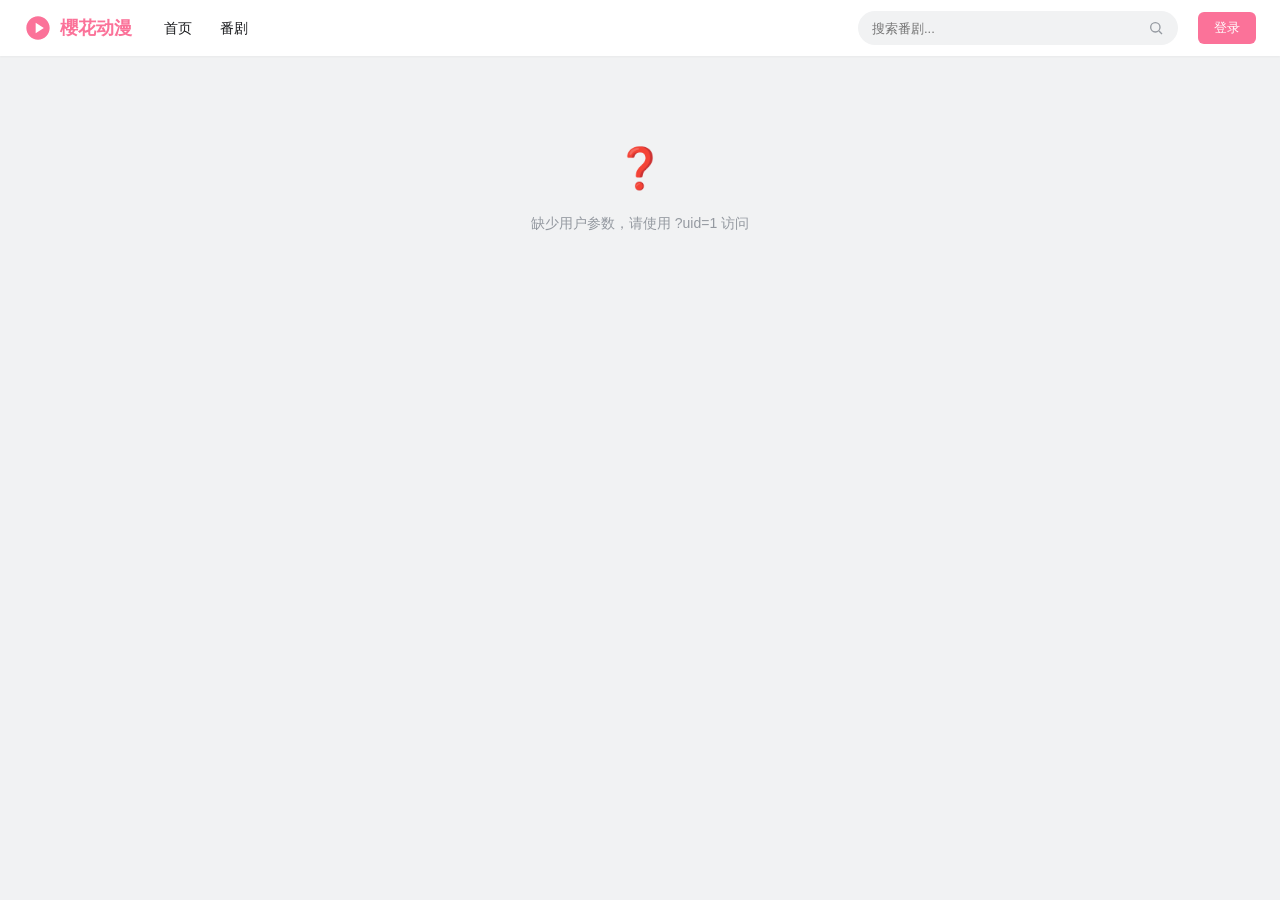
<file: user.html>
<!DOCTYPE html>
<html lang="zh-CN">
<head>
<meta charset="UTF-8">
<meta name="viewport" content="width=device-width, initial-scale=1">
<title>个人主页 - 櫻花动漫</title>
<style>
* { margin:0; padding:0; box-sizing:border-box; }
html, body {
    font:14px/1.6 -apple-system,BlinkMacSystemFont,"PingFang SC","Microsoft YaHei",sans-serif;
    color:#18191c; background:#f1f2f3;
    -webkit-font-smoothing:antialiased;
}
a { color:inherit; text-decoration:none; }
button { font-family:inherit; cursor:pointer; border:none; outline:none; background:none; color:inherit; }
input, textarea, select { font-family:inherit; outline:none; border:none; }

.bili-header {
    background:#fff; height:56px; padding:0 24px;
    display:flex; align-items:center; gap:20px;
    box-shadow:0 1px 2px rgba(0,0,0,.04);
    position:sticky; top:0; z-index:100;
}
.bili-logo { display:flex; align-items:center; gap:8px; font-size:18px; font-weight:bold; color:#fb7299; }
.bili-logo svg { width:28px; height:28px; }
.bili-nav { display:flex; gap:4px; }
.bili-nav a { padding:6px 12px; font-size:14px; border-radius:6px; }
.bili-nav a:hover { background:#f1f2f3; }
.bili-search { margin-left:auto; position:relative; width:320px; }
.bili-search input { width:100%; height:34px; padding:0 40px 0 14px; background:#f1f2f3; border-radius:17px; font-size:13px; }
.bili-search .search-icon { position:absolute; right:14px; top:50%; transform:translateY(-50%); color:#9499a0; pointer-events:none; }
.bili-user { display:flex; align-items:center; gap:10px; font-size:13px; color:#61666d; }
.bili-user .avatar {
    width:32px; height:32px; border-radius:50%;
    background:linear-gradient(135deg,#fb7299,#fc8bab);
    color:#fff; display:flex; align-items:center; justify-content:center;
    font-weight:bold; font-size:14px;
}
.bili-user .username { color:#00aeec; font-weight:500; }
.bili-user .login-link { padding:6px 16px; background:#fb7299; color:#fff; border-radius:6px; font-size:13px; font-weight:500; }

.page-wrap { max-width:1100px; margin:20px auto; padding:0 24px; }

.profile-banner {
    height:160px; border-radius:8px 8px 0 0;
    background:linear-gradient(135deg,#fb7299,#fc8bab);
    position:relative;
}
.profile-banner .banner-text {
    position:absolute; right:24px; bottom:16px;
    color:rgba(255,255,255,.6); font-size:12px;
}

.profile-card {
    background:#fff; border-radius:0 0 8px 8px;
    padding:20px 24px 24px;
    display:flex; gap:20px; align-items:flex-start;
    margin-bottom:16px;
}
.profile-avatar {
    width:96px; height:96px; border-radius:50%;
    background:linear-gradient(135deg,#fb7299,#fc8bab);
    display:flex; align-items:center; justify-content:center;
    color:#fff; font-weight:bold; font-size:36px;
    flex-shrink:0; margin-top:-48px;
    border:4px solid #fff;
    box-shadow:0 2px 8px rgba(0,0,0,.1);
    overflow:hidden;
}
.profile-avatar img { width:100%; height:100%; object-fit:cover; }
.profile-info { flex:1; min-width:0; padding-top:8px; }
.profile-name { font-size:22px; font-weight:700; margin-bottom:4px; }
.profile-username { font-size:12px; color:#9499a0; margin-bottom:8px; }
.profile-signature { font-size:13px; color:#61666d; margin-bottom:12px; min-height:20px; }
.profile-meta { display:flex; gap:20px; font-size:12px; color:#9499a0; flex-wrap:wrap; }
.profile-meta span { display:inline-flex; align-items:center; gap:4px; }
.profile-actions { flex-shrink:0; padding-top:8px; }
.btn-edit {
    padding:8px 20px; border-radius:6px;
    background:#fb7299; color:#fff; font-size:13px; font-weight:600;
    transition:all .15s;
}
.btn-edit:hover { background:#fc8bab; }

.stats-bar {
    background:#fff; border-radius:8px; padding:16px 24px;
    display:flex; gap:40px; margin-bottom:16px;
    flex-wrap:wrap;
}
.stat-item { text-align:center; }
.stat-num { font-size:22px; font-weight:700; color:#18191c; }
.stat-label { font-size:12px; color:#9499a0; margin-top:2px; }

.section-card { background:#fff; border-radius:8px; overflow:hidden; }
.section-head {
    padding:14px 24px; border-bottom:1px solid #f1f2f3;
    font-size:16px; font-weight:600;
    display:flex; align-items:center; justify-content:space-between;
}
.section-head .count { font-size:13px; font-weight:normal; color:#9499a0; }

.anime-grid {
    display:grid;
    grid-template-columns:repeat(auto-fill,minmax(160px,1fr));
    gap:16px; padding:20px 24px;
}
.anime-card {
    border-radius:8px; overflow:hidden;
    background:#f9f9fa;
    transition:all .15s;
    cursor:pointer;
}
.anime-card:hover { transform:translateY(-3px); box-shadow:0 4px 12px rgba(0,0,0,.1); }
.anime-card .cover {
    aspect-ratio:3/4; background:#f1f2f3;
    overflow:hidden; position:relative;
}
.anime-card .cover img { width:100%; height:100%; object-fit:cover; display:block; }
.anime-card .cover .badge-wrap {
    position:absolute; top:6px; left:6px;
    display:flex; gap:4px; flex-wrap:wrap;
}
.anime-card .badge {
    padding:2px 8px; border-radius:4px;
    font-size:11px; font-weight:600;
    backdrop-filter:blur(4px);
}
.badge.acfun { background:rgba(0,174,236,.85); color:#fff; }
.badge.bili { background:rgba(251,114,153,.85); color:#fff; }
.badge.mfuns { background:rgba(34,170,85,.85); color:#fff; }
.anime-card .info { padding:10px 12px; }
.anime-card .title {
    font-size:13px; font-weight:600;
    overflow:hidden; text-overflow:ellipsis;
    display:-webkit-box; -webkit-line-clamp:2; -webkit-box-orient:vertical;
    line-height:1.4; margin-bottom:6px;
}
.anime-card .sub { font-size:11px; color:#9499a0; display:flex; gap:8px; }

.empty-box {
    padding:60px 20px; text-align:center;
    color:#9499a0; font-size:14px;
}
.empty-box .emoji { font-size:40px; display:block; margin-bottom:12px; }

.modal-mask {
    position:fixed; inset:0;
    background:rgba(0,0,0,.5);
    display:flex; align-items:center; justify-content:center;
    z-index:9999; padding:20px;
}
.modal-box {
    background:#fff; border-radius:10px;
    width:100%; max-width:480px;
    max-height:calc(100vh - 40px);
    display:flex; flex-direction:column;
    box-shadow:0 12px 40px rgba(0,0,0,.2);
}
.modal-header {
    padding:18px 24px; border-bottom:1px solid #f1f2f3;
    display:flex; justify-content:space-between; align-items:center;
}
.modal-header h2 { font-size:17px; font-weight:600; }
.modal-close { font-size:24px; color:#9499a0; line-height:1; }
.modal-close:hover { color:#f00; }
.modal-body { padding:20px 24px; overflow-y:auto; flex:1; }
.modal-footer {
    padding:14px 24px; border-top:1px solid #f1f2f3;
    display:flex; justify-content:flex-end; gap:10px;
}
.form-row { margin-bottom:16px; }
.form-row label { display:block; font-size:13px; color:#61666d; margin-bottom:6px; font-weight:500; }
.form-row input, .form-row select, .form-row textarea {
    width:100%; padding:8px 12px;
    background:#f9f9fa; border:1px solid #e3e5e7;
    border-radius:6px; font-size:13px; color:#18191c;
}
.form-row input:focus, .form-row select:focus, .form-row textarea:focus {
    border-color:#00aeec; background:#fff;
}
.form-row textarea { min-height:60px; resize:vertical; }
.form-row .hint { font-size:12px; color:#9499a0; margin-top:4px; }
.form-msg { padding:10px 14px; border-radius:6px; font-size:13px; margin-bottom:16px; display:none; }
.form-msg.err { background:#ffe6e6; color:#f00; display:block; }
.form-msg.ok { background:#e6f7e6; color:#22aa55; display:block; }

@media (max-width:768px) {
    .profile-card { flex-direction:column; align-items:center; text-align:center; }
    .profile-avatar { margin-top:-56px; }
    .profile-meta { justify-content:center; }
    .stats-bar { gap:24px; justify-content:center; }
    .bili-search { width:160px; }
    .bili-nav { display:none; }
    .anime-grid { grid-template-columns:repeat(auto-fill,minmax(130px,1fr)); }
}
</style>
</head>
<body>

<div class="bili-header">
    <a class="bili-logo" href="./index.html">
        <svg viewBox="0 0 24 24" fill="currentColor"><path d="M12 2C6.48 2 2 6.48 2 12s4.48 10 10 10 10-4.48 10-10S17.52 2 12 2zm-2 14.5v-9l7 4.5-7 4.5z"/></svg>
        櫻花动漫
    </a>
    <nav class="bili-nav">
        <a href="./index.html">首页</a>
        <a href="./index.html#bangumi">番剧</a>
    </nav>
    <div class="bili-search">
        <input type="text" placeholder="搜索番剧..." id="topSearch">
        <svg class="search-icon" width="16" height="16" viewBox="0 0 24 24" fill="none" stroke="currentColor" stroke-width="2">
            <circle cx="11" cy="11" r="7"/>
            <line x1="16.5" y1="16.5" x2="21" y2="21"/>
        </svg>
    </div>
    <div class="bili-user" id="biliUser"></div>
</div>

<div class="page-wrap" id="pageWrap">
    <div class="empty-box">
        <span class="emoji">⏳</span>
        加载中...
    </div>
</div>

<script>
const API_BASE = 'https://api.imomoe.dpdns.org';

const $ = s => document.querySelector(s);

function escapeHtml(str) {
    return String(str || '').replace(/[&<>"']/g, m => ({
        '&':'&amp;','<':'&lt;','>':'&gt;','"':'&quot;',"'":'&#39;'
    }[m]));
}

function getCurrentUser() {
    try {
        const raw = localStorage.getItem('imomoe_user');
        return raw ? JSON.parse(raw) : null;
    } catch { return null; }
}

const params = new URLSearchParams(location.search);
const targetUid = parseInt(params.get('uid'));

if (!targetUid) {
    $('#pageWrap').innerHTML = '<div class="empty-box"><span class="emoji">❓</span>缺少用户参数，请使用 ?uid=1 访问</div>';
}

function renderTopUser() {
    const user = getCurrentUser();
    const box = $('#biliUser');
    if (user) {
        const name = user.nickname || user.username;
        box.innerHTML = '<a class="avatar" href="./user.html?uid=' + user.uid + '" style="color:#fff">' + escapeHtml(name[0].toUpperCase()) + '</a>' +
                        '<a class="username" href="./user.html?uid=' + user.uid + '">' + escapeHtml(name) + '</a>';
    } else {
        box.innerHTML = '<a class="login-link" href="./index.html">登录</a>';
    }
}
renderTopUser();

$('#topSearch').addEventListener('keydown', e => {
    if (e.key === 'Enter') {
        const kw = e.target.value.trim();
        if (kw) location.href = './index.html#search=' + encodeURIComponent(kw);
    }
});

async function loadProfile() {
    if (!targetUid) return;

    try {
        const [userRes, animeRes] = await Promise.all([
            fetch(`${API_BASE}/api/user/${targetUid}`),
            fetch(`${API_BASE}/api/user/${targetUid}/animes`)
        ]);

        const userData = await userRes.json();
        if (!userData.ok) {
            $('#pageWrap').innerHTML = '<div class="empty-box"><span class="emoji">😢</span>' + escapeHtml(userData.error || '用户不存在') + '</div>';
            return;
        }

        const animeData = await animeRes.json();
        const animes = animeData.ok ? (animeData.list || []) : [];

        renderPage(userData.user, animes);
    } catch (e) {
        $('#pageWrap').innerHTML = '<div class="empty-box"><span class="emoji">😢</span>网络错误：' + escapeHtml(e.message) + '</div>';
    }
}

function renderPage(user, animes) {
    const me = getCurrentUser();
    const isSelf = me && me.uid === user.id;

    const showName = user.displayName || user.nickname || user.username;
    document.title = showName + ' 的个人主页 - 櫻花动漫';

    const avatarHtml = user.avatarUrl
        ? '<img src="' + escapeHtml(user.avatarUrl) + '" onerror="this.style.display=\'none\';this.parentNode.textContent=\'' + escapeHtml(showName[0].toUpperCase()) + '\'">'
        : escapeHtml(showName[0].toUpperCase());

    const signature = user.signature || '这个人很懒，什么都没写~';

    const genderMap = { male:'♂ 男', female:'♀ 女', other:'⚥ 其他' };
    const genderHtml = genderMap[user.gender] ? '<span>' + genderMap[user.gender] + '</span>' : '';
    const birthdayHtml = user.birthday ? '<span>🎂 ' + escapeHtml(user.birthday) + '</span>' : '';
    const joinDate = user.createdAt ? '<span>📅 ' + user.createdAt.slice(0, 10) + ' 加入</span>' : '';

    // 用户名单独显示一行（小字），如果跟昵称不同
    const usernameLine = (user.nickname && user.nickname !== user.username)
        ? '<div class="profile-username">@' + escapeHtml(user.username) + '</div>'
        : '';

    let html = '';

    html += '<div class="profile-banner"><div class="banner-text">UID: ' + user.id + '</div></div>';

    html += '<div class="profile-card">';
    html += '  <div class="profile-avatar">' + avatarHtml + '</div>';
    html += '  <div class="profile-info">';
    html += '    <div class="profile-name">' + escapeHtml(showName) + '</div>';
    html += usernameLine;
    html += '    <div class="profile-signature">' + escapeHtml(signature) + '</div>';
    html += '    <div class="profile-meta">' + genderHtml + birthdayHtml + joinDate + '</div>';
    html += '  </div>';
    if (isSelf) {
        html += '  <div class="profile-actions"><button class="btn-edit" id="editBtn">编辑资料</button></div>';
    }
    html += '</div>';

    html += '<div class="stats-bar">';
    html += '  <div class="stat-item"><div class="stat-num">' + (user.followingCount || 0) + '</div><div class="stat-label">关注</div></div>';
    html += '  <div class="stat-item"><div class="stat-num">' + (user.followerCount || 0) + '</div><div class="stat-label">粉丝</div></div>';
    html += '  <div class="stat-item"><div class="stat-num">' + (user.likesCount || 0) + '</div><div class="stat-label">获赞</div></div>';
    html += '  <div class="stat-item"><div class="stat-num">' + (user.stats?.views || 0).toLocaleString() + '</div><div class="stat-label">播放</div></div>';
    html += '  <div class="stat-item"><div class="stat-num">' + (user.stats?.animes || 0) + '</div><div class="stat-label">投稿</div></div>';
    html += '</div>';

    html += '<div class="section-card">';
    html += '  <div class="section-head">TA 的投稿 <span class="count">（' + animes.length + ' 部）</span></div>';

    if (animes.length === 0) {
        html += '  <div class="empty-box"><span class="emoji">📺</span>还没有投稿</div>';
    } else {
        html += '  <div class="anime-grid">';
        animes.forEach(a => {
            const links = a.links || {};
            const badges = [];
            if (links.a) badges.push('<span class="badge acfun">A站</span>');
            if (links.b) badges.push('<span class="badge bili">B站</span>');
            if (links.mfuns) badges.push('<span class="badge mfuns">MFuns</span>');

            html += '    <a class="anime-card" href="./acfun-player.html?iv=iv' + a.id + '">';
            html += '      <div class="cover">';
            html += '        <img src="' + escapeHtml(a.coverV || a.coverH || '') + '" onerror="this.src=\'data:image/svg+xml;utf8,' + encodeURIComponent('<svg xmlns="http://www.w3.org/2000/svg" width="160" height="213"><rect width="160" height="213" fill="#e2e2e2"/></svg>') + '\'">';
            html += '        <div class="badge-wrap">' + badges.join('') + '</div>';
            html += '      </div>';
            html += '      <div class="info">';
            html += '        <div class="title">' + escapeHtml(a.title) + '</div>';
            html += '        <div class="sub">';
            html += '          <span>' + (a.year || '') + '</span>';
            html += '          <span>' + (a.totalEp ? '全' + a.totalEp + '话' : '') + '</span>';
            html += '        </div>';
            html += '      </div>';
            html += '    </a>';
        });
        html += '  </div>';
    }

    html += '</div>';

    $('#pageWrap').innerHTML = html;

    if (isSelf) {
        $('#editBtn').onclick = () => openEditModal(user);
    }
}

function openEditModal(user) {
    const me = getCurrentUser();
    if (!me) return;

    const modal = document.createElement('div');
    modal.className = 'modal-mask';
    modal.id = 'editModal';
    modal.innerHTML =
        '<div class="modal-box">' +
            '<div class="modal-header">' +
                '<h2>编辑资料</h2>' +
                '<button class="modal-close" id="modalClose">×</button>' +
            '</div>' +
            '<div class="modal-body">' +
                '<div class="form-msg" id="editMsg"></div>' +
                '<div class="form-row">' +
                    '<label>昵称（2-20 字符，可重复检查）</label>' +
                    '<input type="text" id="e-nickname" maxlength="20" placeholder="起个好听的昵称" value="' + escapeHtml(user.nickname || '') + '">' +
                    '<div class="hint">留空则显示用户名 @' + escapeHtml(user.username) + '</div>' +
                '</div>' +
                '<div class="form-row">' +
                    '<label>头像链接（外链 URL）</label>' +
                    '<input type="text" id="e-avatar" placeholder="https://...jpg" value="' + escapeHtml(user.avatarUrl || '') + '">' +
                    '<div class="hint">填图片外链，留空则显示昵称首字母</div>' +
                '</div>' +
                '<div class="form-row">' +
                    '<label>个性签名</label>' +
                    '<textarea id="e-signature" maxlength="100" placeholder="介绍一下自己...">' + escapeHtml(user.signature || '') + '</textarea>' +
                '</div>' +
                '<div class="form-row">' +
                    '<label>性别</label>' +
                    '<select id="e-gender">' +
                        '<option value=""' + (!user.gender ? ' selected' : '') + '>不公开</option>' +
                        '<option value="male"' + (user.gender === 'male' ? ' selected' : '') + '>男</option>' +
                        '<option value="female"' + (user.gender === 'female' ? ' selected' : '') + '>女</option>' +
                        '<option value="other"' + (user.gender === 'other' ? ' selected' : '') + '>其他</option>' +
                    '</select>' +
                '</div>' +
                '<div class="form-row">' +
                    '<label>生日</label>' +
                    '<input type="text" id="e-birthday" placeholder="例如：2000-01-01" value="' + escapeHtml(user.birthday || '') + '">' +
                '</div>' +
            '</div>' +
            '<div class="modal-footer">' +
                '<button class="btn-edit" id="saveBtn" style="background:#f1f2f3;color:#61666d;">取消</button>' +
                '<button class="btn-edit" id="saveBtn2">保存</button>' +
            '</div>' +
        '</div>';

    document.body.appendChild(modal);

    const close = () => modal.remove();
    $('#modalClose').onclick = close;
    $('#saveBtn').onclick = close;
    modal.addEventListener('click', e => { if (e.target === modal) close(); });

    $('#saveBtn2').onclick = async () => {
        const msg = $('#editMsg');
        const saveBtn = $('#saveBtn2');
        const nicknameVal = $('#e-nickname').value.trim();

        if (nicknameVal && (nicknameVal.length < 2 || nicknameVal.length > 20)) {
            msg.textContent = '昵称需 2-20 个字符';
            msg.className = 'form-msg err';
            return;
        }

        saveBtn.disabled = true;
        saveBtn.textContent = '保存中...';

        try {
            const res = await fetch(`${API_BASE}/api/user/${me.uid}`, {
                method: 'PUT',
                headers: {
                    'Content-Type': 'application/json',
                    'Authorization': 'Bearer ' + me.token
                },
                body: JSON.stringify({
                    nickname: nicknameVal,
                    avatarUrl: $('#e-avatar').value.trim(),
                    signature: $('#e-signature').value.trim(),
                    gender: $('#e-gender').value,
                    birthday: $('#e-birthday').value.trim()
                })
            });
            const data = await res.json();
            if (data.ok) {
                msg.textContent = '保存成功！';
                msg.className = 'form-msg ok';

                // 更新 localStorage 里的昵称
                if (me) {
                    me.nickname = nicknameVal;
                    localStorage.setItem('imomoe_user', JSON.stringify(me));
                }

                setTimeout(() => { close(); loadProfile(); renderTopUser(); }, 600);
            } else {
                msg.textContent = data.error || '保存失败';
                msg.className = 'form-msg err';
                saveBtn.disabled = false;
                saveBtn.textContent = '保存';
            }
        } catch (e) {
            msg.textContent = '网络错误：' + e.message;
            msg.className = 'form-msg err';
            saveBtn.disabled = false;
            saveBtn.textContent = '保存';
        }
    };
}

loadProfile();
</script>

</body>
</html>
</file>
<file: style.css>
* { margin:0; padding:0; box-sizing:border-box; }
body {
    font:12px/1.5 Arial,"Microsoft YaHei",SimSun,sans-serif;
    color:#333; background:#fff; min-width:1000px;
}
a { color:#333; text-decoration:none; cursor:pointer; }
a:hover { color:#f00; text-decoration:underline; }
ul,li { list-style:none; }
img { border:0; vertical-align:middle; }
input,button { font-family:inherit; outline:none; }

.home-banner {
    width:1000px; margin:0 auto;
    height:150px; overflow:hidden;
    background:linear-gradient(135deg,#1a1a2e,#ff6699);
    position:relative;
}
.home-banner img.banner-bg { width:100%; height:100%; object-fit:cover; display:block; }
.home-banner .banner-logo {
    position:absolute; left:20px; top:50%;
    transform:translateY(-50%);
    display:block; width:180px; height:50px; z-index:2;
}
.home-banner .banner-logo img { width:100%; height:100%; object-fit:contain; display:block; }

.num { border-bottom:1px solid #e2e2e2; background:#fff; position:relative; z-index:100; }
.menu-wrapper {
    width:1000px; margin:0 auto; position:relative;
    display:flex; align-items:center; height:38px;
}
.menu-wrapper > ul { display:flex; height:38px; align-items:center; }
.menu-wrapper > ul > li { position:relative; height:38px; }
.menu-wrapper > ul > li > a {
    display:block; padding:0 20px; line-height:38px;
    font-size:14px; font-weight:bold; color:#333;
    border-bottom:2px solid transparent;
}
.menu-wrapper > ul > li > a:hover { color:#f00; text-decoration:none; }
.menu-wrapper > ul > li.on > a { color:#00a1d6; border-bottom-color:#00a1d6; }

.i_num {
    display:none; position:absolute; top:38px; left:0; min-width:130px;
    background:#fff; border:1px solid #e2e2e2;
    box-shadow:0 2px 6px rgba(0,0,0,.1); padding:4px 0; z-index:9000;
}
.menu-wrapper > ul > li:hover .i_num { display:block; }
.i_num li a { display:block; padding:6px 16px; font-size:12px; color:#333; white-space:nowrap; }
.i_num li a:hover { background:#f4f4f4; color:#00a1d6; text-decoration:none; }

.menu-wrapper .search { margin-left:auto; padding-right:4px; }
.menu-wrapper .search form { display:flex; }
.menu-wrapper .search .search-keyword {
    width:250px; height:24px; border:1px solid #ccc; border-right:0;
    padding:0 8px; font-size:12px; line-height:24px; background:#fff; color:#333;
}
.menu-wrapper .search .search-keyword:focus { border-color:#00a1d6; }
.menu-wrapper .search .search-submit {
    width:30px; height:24px; border:1px solid #ccc; background:#f0f0f0; cursor:pointer;
    background-image:url("data:image/svg+xml;utf8,<svg xmlns='http://www.w3.org/2000/svg' width='14' height='14' viewBox='0 0 24 24' fill='none' stroke='%23666' stroke-width='2'><circle cx='11' cy='11' r='7'/><line x1='16.5' y1='16.5' x2='21' y2='21'/></svg>");
    background-repeat:no-repeat; background-position:center;
}
.menu-wrapper .search .search-submit:hover { background-color:#00a1d6; }

.user-area {
    margin-left:12px;
    display:flex;
    align-items:center;
    gap:8px;
}
.login-btn {
    padding:5px 14px;
    background:#00a1d6; color:#fff;
    border:none; border-radius:3px;
    cursor:pointer; font-size:13px;
    font-family:inherit;
    transition:background .2s;
}
.login-btn:hover { background:#0088b8; }
.username-tag { font-size:13px; color:#333; padding:0 6px; }
.logout-btn {
    padding:4px 10px; background:#eee; color:#666;
    border:1px solid #ddd; border-radius:3px;
    cursor:pointer; font-size:12px;
    font-family:inherit;
}
.logout-btn:hover { background:#ddd; color:#333; }

.z { width:1000px; margin:0 auto; padding:10px 0 0; min-height:600px; }

.b-head {
    display:flex; justify-content:space-between; align-items:flex-end;
    border-bottom:1px solid #e2e2e2; padding-bottom:6px; margin-bottom:10px;
}
.b-head .left { display:flex; align-items:center; }
.b-head-i {
    display:inline-block; width:4px; height:14px;
    background:#00a1d6; margin-right:8px; border-radius:1px; vertical-align:middle;
}
.b-head-t { font-size:14px; font-weight:bold; color:#333; line-height:18px; }
.b-head-t a { color:#333; }
.b-head-t a:hover { color:#00a1d6; text-decoration:none; }
.b-head .a-link a { color:#666; font-size:12px; }
.b-head .a-link a:hover { color:#00a1d6; }
.b-head.ranking .b-head-i { background:#ff9933; }

.container-row { display:flex; gap:40px; align-items:flex-start; }
.b-l { width:720px; flex-shrink:0; }
.b-r { width:240px; flex-shrink:0; }

.vidbox { display:flex; flex-wrap:wrap; gap:18px 14px; align-items:flex-start; }
.vidbox li { width:169px; }
.vidbox .v { position:relative; cursor:pointer; }
.vidbox .preview {
    width:169px; height:106px; border:1px solid #ccc;
    position:relative; overflow:hidden; background:#f0f0f0;
}
.vidbox .preview .border {
    position:absolute; left:0; top:0; right:0; bottom:0;
    border:1px solid #fff; z-index:1; pointer-events:none;
}
.vidbox .preview img {
    width:100%; height:100%; object-fit:cover; display:block;
    transition:transform .3s;
}
.vidbox li:hover .preview { border-color:#00a1d6; }
.vidbox li:hover .preview img { transform:scale(1.06); }
.vidbox .x {
    position:absolute; right:3px; bottom:3px;
    background:rgba(0,0,0,.6); color:#fff;
    padding:0 4px; font-size:11px; line-height:16px; border-radius:2px; z-index:2;
}
.vidbox .x b { font-weight:normal; }

/* 卡片来源角标 */
.vidbox .x .src-badge {
    display:inline-block;
    color:#fff;
    font-size:10px;
    padding:1px 5px;
    border-radius:3px;
    margin-right:3px;
    line-height:12px;
    font-weight:normal;
    vertical-align:middle;
}
.vidbox .x .src-badge.bili { background:#fb7299; }
.vidbox .x .src-badge.acfun { background:#00a1d6; }
.vidbox .x .src-badge.mfuns { background:#22aa55; }

.preview .mask,
.idx-cover .mask {
    display:none;
    position:absolute; left:0; top:0; right:0; bottom:0;
    background:rgba(0,0,0,0.55);
    color:#fff; font-size:14px; font-weight:bold;
    align-items:center; justify-content:center;
    z-index:3; text-align:center; padding:0 8px; letter-spacing:1px;
}
.v.multi-links.show-links .preview .mask,
.idx-card.multi-links.show-links .idx-cover .mask { display:flex; }

.vidbox .t {
    font-size:12px; line-height:18px; height:36px; overflow:hidden;
    margin-top:6px; color:#333;
    display:-webkit-box; -webkit-line-clamp:2; -webkit-box-orient:vertical;
}
.vidbox li:hover .t { color:#00a1d6; }

.vidbox .i {
    display:flex; justify-content:space-between; color:#999;
    font-size:11px; margin-top:2px; line-height:16px;
    max-height:20px; overflow:hidden;
}
.vidbox .i b { font-weight:normal; display:inline-flex; align-items:center; gap:2px; }
.vidbox .v.multi-links.show-links .i { max-height:0; opacity:0; margin-top:0; }

.links-box {
    display:flex; flex-direction:column; gap:4px;
    max-height:0; overflow:hidden; margin-top:0;
    transition:max-height .3s ease, margin-top .3s ease;
}
.v.multi-links.show-links .links-box,
.idx-card.multi-links.show-links .links-box { max-height:200px; margin-top:4px; }
.links-box a {
    display:block; padding:4px 6px;
    background:#00a1d6; color:#fff !important;
    text-align:center; border-radius:2px;
    font-size:12px; font-weight:bold; text-decoration:none;
    line-height:18px;
}
.links-box a:hover { background:#0088b8; color:#fff !important; }

.ic-dm { display:inline-block; vertical-align:-1px; }

.rlist li {
    display:flex; align-items:flex-start;
    margin-bottom:12px; padding-bottom:12px;
    border-bottom:1px dashed #eee; cursor:pointer;
}
.rlist li:last-child { border-bottom:0; margin-bottom:0; padding-bottom:0; }
.rlist li:hover .title { color:#00a1d6; }
.rlist .rank-num {
    width:18px; height:18px; line-height:18px; text-align:center;
    background:#ccc; color:#fff; font-size:11px;
    margin-right:8px; border-radius:2px; flex-shrink:0; margin-top:12px;
}
.rlist .rank-num.n1 { background:#ff6699; }
.rlist .rank-num.n2 { background:#ff9933; }
.rlist .rank-num.n3 { background:#ffcc33; }
.rlist img {
    width:60px; height:38px; object-fit:cover;
    margin-right:8px; border:1px solid #ddd; flex-shrink:0; background:#f0f0f0;
}
.rlist-info { flex:1; min-width:0; padding-top:2px; }
.rlist-info .title {
    font-size:12px; line-height:16px; height:32px; overflow:hidden;
    color:#333;
    display:-webkit-box; -webkit-line-clamp:2; -webkit-box-orient:vertical;
}
.rlist-info .meta {
    display:flex; justify-content:space-between;
    color:#999; font-size:11px; margin-top:2px;
}

.r-list-pmt.simple.sub li {
    display:flex; align-items:center;
    padding:6px 0; border-bottom:1px dashed #eee; cursor:pointer;
}
.r-list-pmt.simple.sub li:last-child { border-bottom:0; }
.r-list-pmt.simple.sub li:hover .title { color:#00a1d6; }
.r-list-pmt.simple.sub img {
    width:60px; height:38px; object-fit:cover;
    margin-right:8px; border:1px solid #ddd; flex-shrink:0; background:#f0f0f0;
}
.r-list-pmt.simple.sub .title {
    font-size:12px; line-height:16px; height:32px; overflow:hidden;
    display:-webkit-box; -webkit-line-clamp:2; -webkit-box-orient:vertical;
    color:#333;
}

.container-top-wrapper { border-bottom:1px solid #e2e2e2; margin-bottom:12px; }
.main-inner { padding:10px 0; }
.fcname { margin-bottom:10px; }
.fcname .n_num { display:flex; gap:24px; }
.fcname .n_num li a {
    font-size:14px; font-weight:bold; color:#333;
    padding-bottom:4px; display:inline-block;
}
.fcname .n_num li a:hover { color:#f00; text-decoration:none; }
.fcname .n_num li.on a { color:#00a1d6; border-bottom:2px solid #00a1d6; }

#list_bangumi_new { display:block; margin-bottom:15px; }
.bgm-calendar {
    border:1px solid #e2e2e2; background:#fafafa;
    min-height:60px; padding:10px;
}
.bgm-calendar .no_more { text-align:center; color:#bbb; padding:15px 0; font-size:12px; }

.pagelistbox { text-align:center; padding:20px 0; font-size:12px; }
.pagelistbox span { color:#999; margin-right:10px; }

.index_online { font-size:12px; color:#999; padding:8px 0; }
.index_online .web-online { color:#00a1d6; font-weight:bold; margin-right:10px; }
.index_online .online { color:#ff6699; }

.idx-container { display:flex; gap:20px; padding:15px 0; align-items:flex-start; }
.idx-side {
    width:200px; flex-shrink:0;
    background:#fff; border:1px solid #e2e2e2;
}
.idx-side-header {
    background:#f6f6f6; border-bottom:1px solid #e2e2e2;
    padding:8px 14px; font-weight:bold; color:#333; font-size:13px;
}
.idx-side-group { padding:6px 0; }
.idx-catg { padding:6px 14px; font-size:13px; font-weight:bold; color:#333; }
.idx-sub { padding:0 14px 4px; }
.idx-sub li { line-height:26px; font-size:12px; }
.idx-sub li a { color:#666; display:block; }
.idx-sub li a:hover { color:#00a1d6; text-decoration:none; }
.idx-sub li.on a { color:#00a1d6; font-weight:bold; }

.idx-main { flex:1; min-width:0; }
.idx-selector {
    background:#f9f9f9; border:1px solid #e2e2e2;
    padding:10px 15px; margin-bottom:15px;
}
.idx-row {
    display:flex; padding:5px 0; border-bottom:1px dashed #eee; font-size:12px;
    align-items:flex-start;
}
.idx-row:last-child { border-bottom:none; }
.idx-label { color:#999; width:60px; flex-shrink:0; line-height:22px; }
.idx-opts { flex:1; display:flex; flex-wrap:wrap; }
.idx-opts a {
    color:#333; padding:0 8px; line-height:22px;
    margin-right:4px; border-radius:2px; font-size:12px;
}
.idx-opts a:hover { color:#f00; text-decoration:underline; }
.idx-opts a.on { background:#00a1d6; color:#fff; font-weight:bold; }
.idx-opts a.on:hover { color:#fff; text-decoration:none; }

.idx-sort {
    display:flex; justify-content:space-between; align-items:center;
    margin-bottom:12px; font-size:12px; color:#999;
}
.idx-sort .sort-tabs a {
    display:inline-block; padding:4px 12px; color:#333;
    border:1px solid #e2e2e2; border-right:none; font-size:12px;
}
.idx-sort .sort-tabs a:first-child { border-radius:2px 0 0 2px; }
.idx-sort .sort-tabs a:last-child { border-right:1px solid #e2e2e2; border-radius:0 2px 2px 0; }
.idx-sort .sort-tabs a.on { background:#00a1d6; color:#fff; border-color:#00a1d6; font-weight:bold; }
.idx-sort .sort-tabs a:hover { color:#00a1d6; text-decoration:none; }
.idx-sort .sort-tabs a.on:hover { color:#fff; }
.idx-sort .idx-count { font-style:normal; font-weight:bold; color:#00a1d6; }

.idx-list {
    display:grid; grid-template-columns:repeat(4, 1fr);
    gap:18px 15px; align-items:start;
}
.idx-card { cursor:pointer; }
.idx-card:hover .idx-title { color:#f00; text-decoration:underline; }
.idx-cover {
    width:100%; padding-bottom:140%;
    position:relative; overflow:hidden;
    border:1px solid #ddd; background:#f0f0f0; margin-bottom:6px;
}
.idx-cover img {
    position:absolute; top:0; left:0;
    width:100%; height:100%; object-fit:cover; display:block;
    transition:transform .3s;
}
.idx-card:hover .idx-cover img { transform:scale(1.04); }
.idx-title {
    font-size:13px; color:#333; line-height:18px; height:36px;
    overflow:hidden; margin-bottom:4px;
    display:-webkit-box; -webkit-line-clamp:2; -webkit-box-orient:vertical;
}
.idx-meta { font-size:11px; color:#999; display:flex; justify-content:space-between; }

.idx-empty {
    grid-column:1 / -1; text-align:center;
    padding:40px 0; color:#999; font-size:13px;
}

.search-header {
    background:#f9f9f9; border:1px solid #e2e2e2;
    padding:12px 18px; margin-bottom:15px;
    font-size:13px; color:#333;
    display:flex; justify-content:space-between; align-items:center;
}
.search-header .kw { color:#00a1d6; font-weight:bold; }
.search-header .cnt { color:#999; font-size:12px; }
.search-empty {
    text-align:center; padding:60px 0; color:#999; font-size:14px;
}
.search-empty .emoji { font-size:32px; display:block; margin-bottom:12px; }

.wrapper-doc { width:1000px; margin:0 auto; padding:30px 0 20px; }
.subtitle-new {
    font-size:18px; font-weight:bold; color:#333;
    text-align:center; padding:15px 0;
    border-bottom:2px solid #00a1d6; margin-bottom:25px;
}
.article {
    background:#fff; border:1px solid #e2e2e2;
    padding:25px 30px; line-height:2; color:#333; font-size:13px;
}
.article .bt { margin-bottom:18px; }
.article .color-alert { color:#ff6699; font-weight:bold; font-size:14px; }

.footer {
    margin-top:30px; border-top:1px solid #e2e2e2;
    padding:20px 0 0; background:#f6f6f6;
}
.footer-inner { width:1000px; margin:0 auto; }
.boston-postcards {
    display:flex; justify-content:space-between;
    font-size:12px; line-height:24px; color:#999;
    padding-bottom:20px;
}
.boston-postcards li { flex:1; }
.boston-postcards a { color:#666; }
.boston-postcards a:hover { color:#00a1d6; }

.footer-declare {
    background:#fff; border-top:1px solid #e2e2e2;
    text-align:center; padding:18px 0;
    font-size:12px; color:#ff6699; font-weight:bold;
}

#backToTop {
    position:fixed; right:20px; bottom:20px;
    width:40px; height:40px; background:#e2e2e2; color:#666;
    border:1px solid #ccc; text-align:center; line-height:40px;
    font-size:20px; cursor:pointer; display:none;
    text-decoration:none; border-radius:3px;
}
#backToTop:hover {
    background:#00a1d6; color:#fff; border-color:#00a1d6;
    text-decoration:none;
}

/* 登录/注册模态框 */
.modal-mask {
    position:fixed; top:0; left:0; right:0; bottom:0;
    background:rgba(0,0,0,.5);
    display:flex; align-items:center; justify-content:center;
    z-index:99999;
}
.modal-box {
    background:#fff; width:360px;
    border-radius:6px; padding:24px 28px;
    box-shadow:0 8px 30px rgba(0,0,0,.2);
    position:relative;
}
.modal-close {
    position:absolute; top:10px; right:14px;
    font-size:22px; color:#999; cursor:pointer;
    line-height:1; background:none; border:none;
}
.modal-close:hover { color:#f00; }
.modal-tabs {
    display:flex; gap:24px;
    margin-bottom:20px;
    border-bottom:1px solid #e2e2e2;
}
.modal-tab {
    padding:8px 0; font-size:15px; color:#666;
    cursor:pointer; border-bottom:2px solid transparent;
    font-weight:bold; background:none;
    border-top:none; border-left:none; border-right:none;
}
.modal-tab.on { color:#00a1d6; border-bottom-color:#00a1d6; }
.modal-field { margin-bottom:14px; }
.modal-field label { display:block; font-size:12px; color:#666; margin-bottom:5px; }
.modal-field input {
    width:100%; padding:9px 12px;
    border:1px solid #ccc; border-radius:3px; font-size:14px;
}
.modal-field input:focus { border-color:#00a1d6; }
.modal-msg {
    padding:8px 12px; border-radius:3px;
    font-size:12px; margin-bottom:12px; display:none;
}
.modal-msg.err { background:#ffe6e6; color:#f00; display:block; }
.modal-msg.ok { background:#e6f7e6; color:#22aa55; display:block; }
.modal-submit {
    width:100%; padding:10px;
    background:#00a1d6; color:#fff;
    border:none; border-radius:3px;
    font-size:14px; font-weight:bold;
    cursor:pointer; margin-top:4px;
}
.modal-submit:hover { background:#0088b8; }
.modal-submit:disabled { background:#999; cursor:not-allowed; }
</file>
